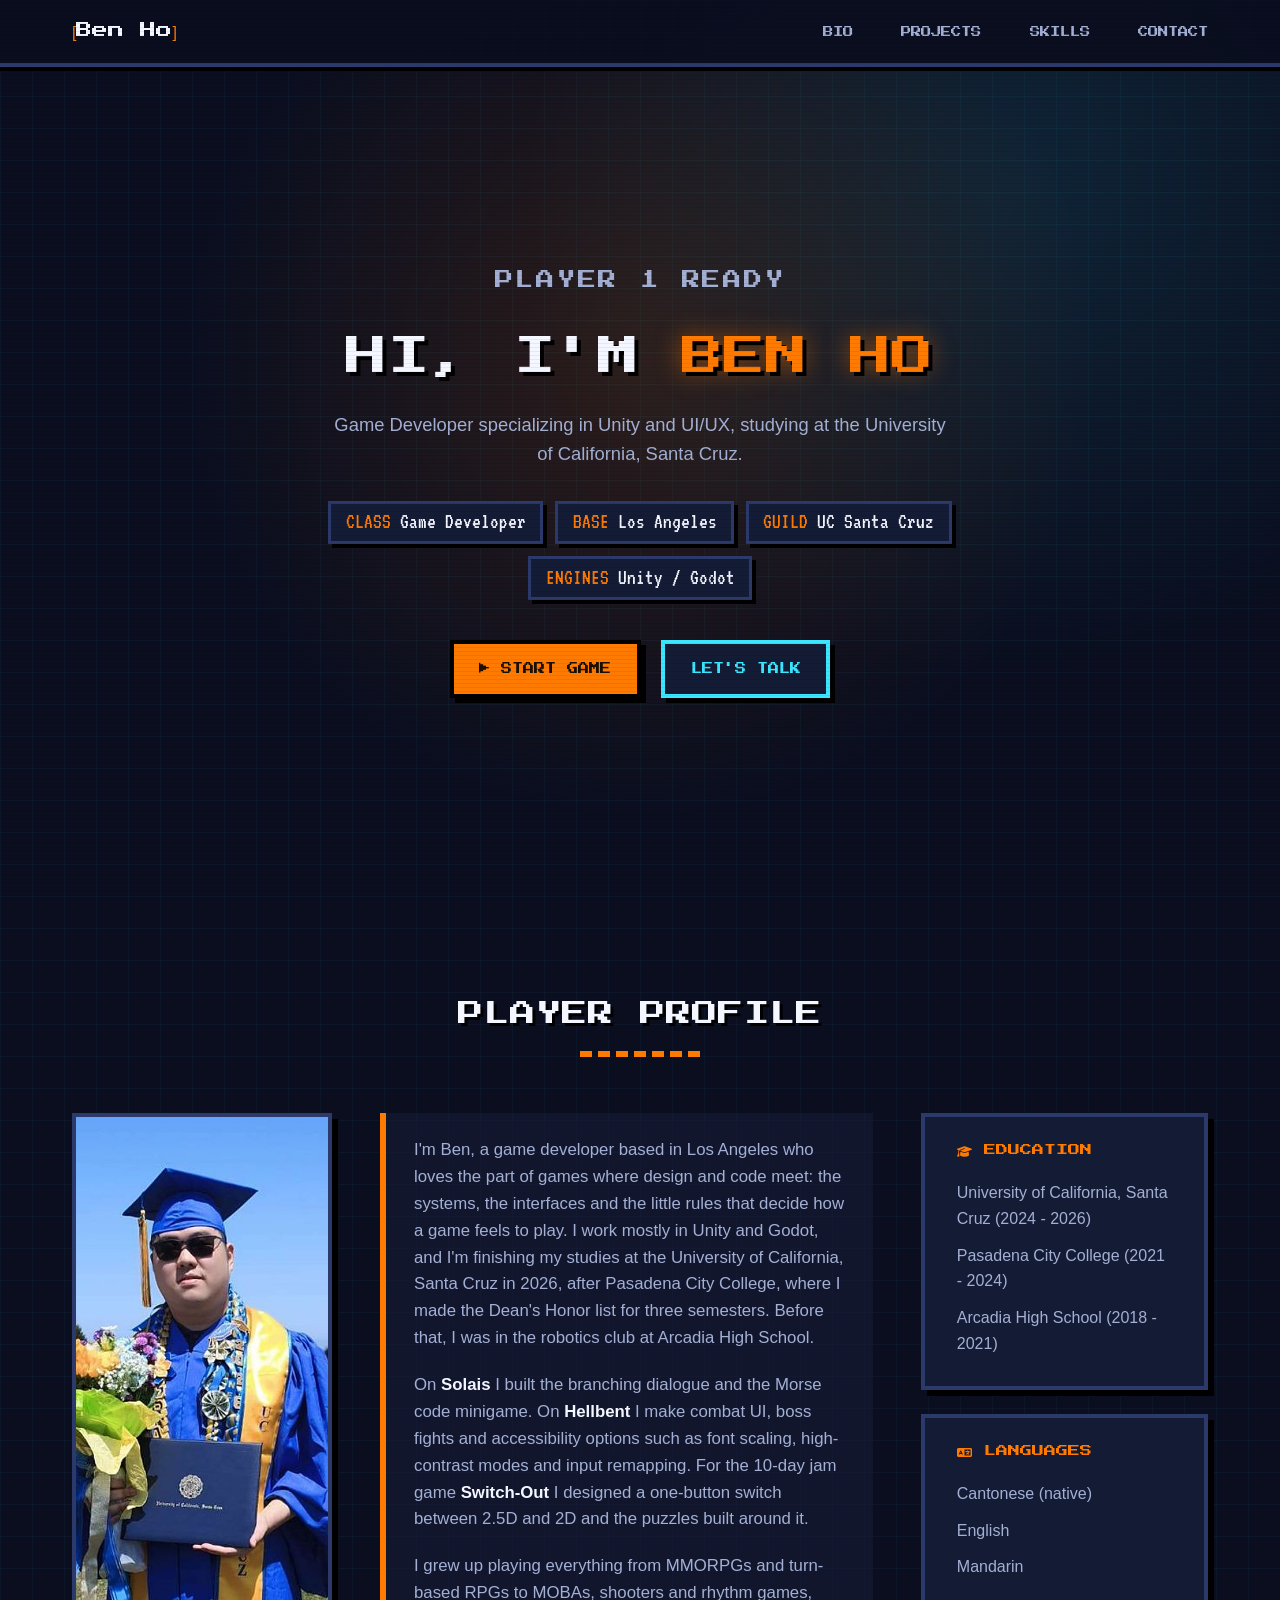
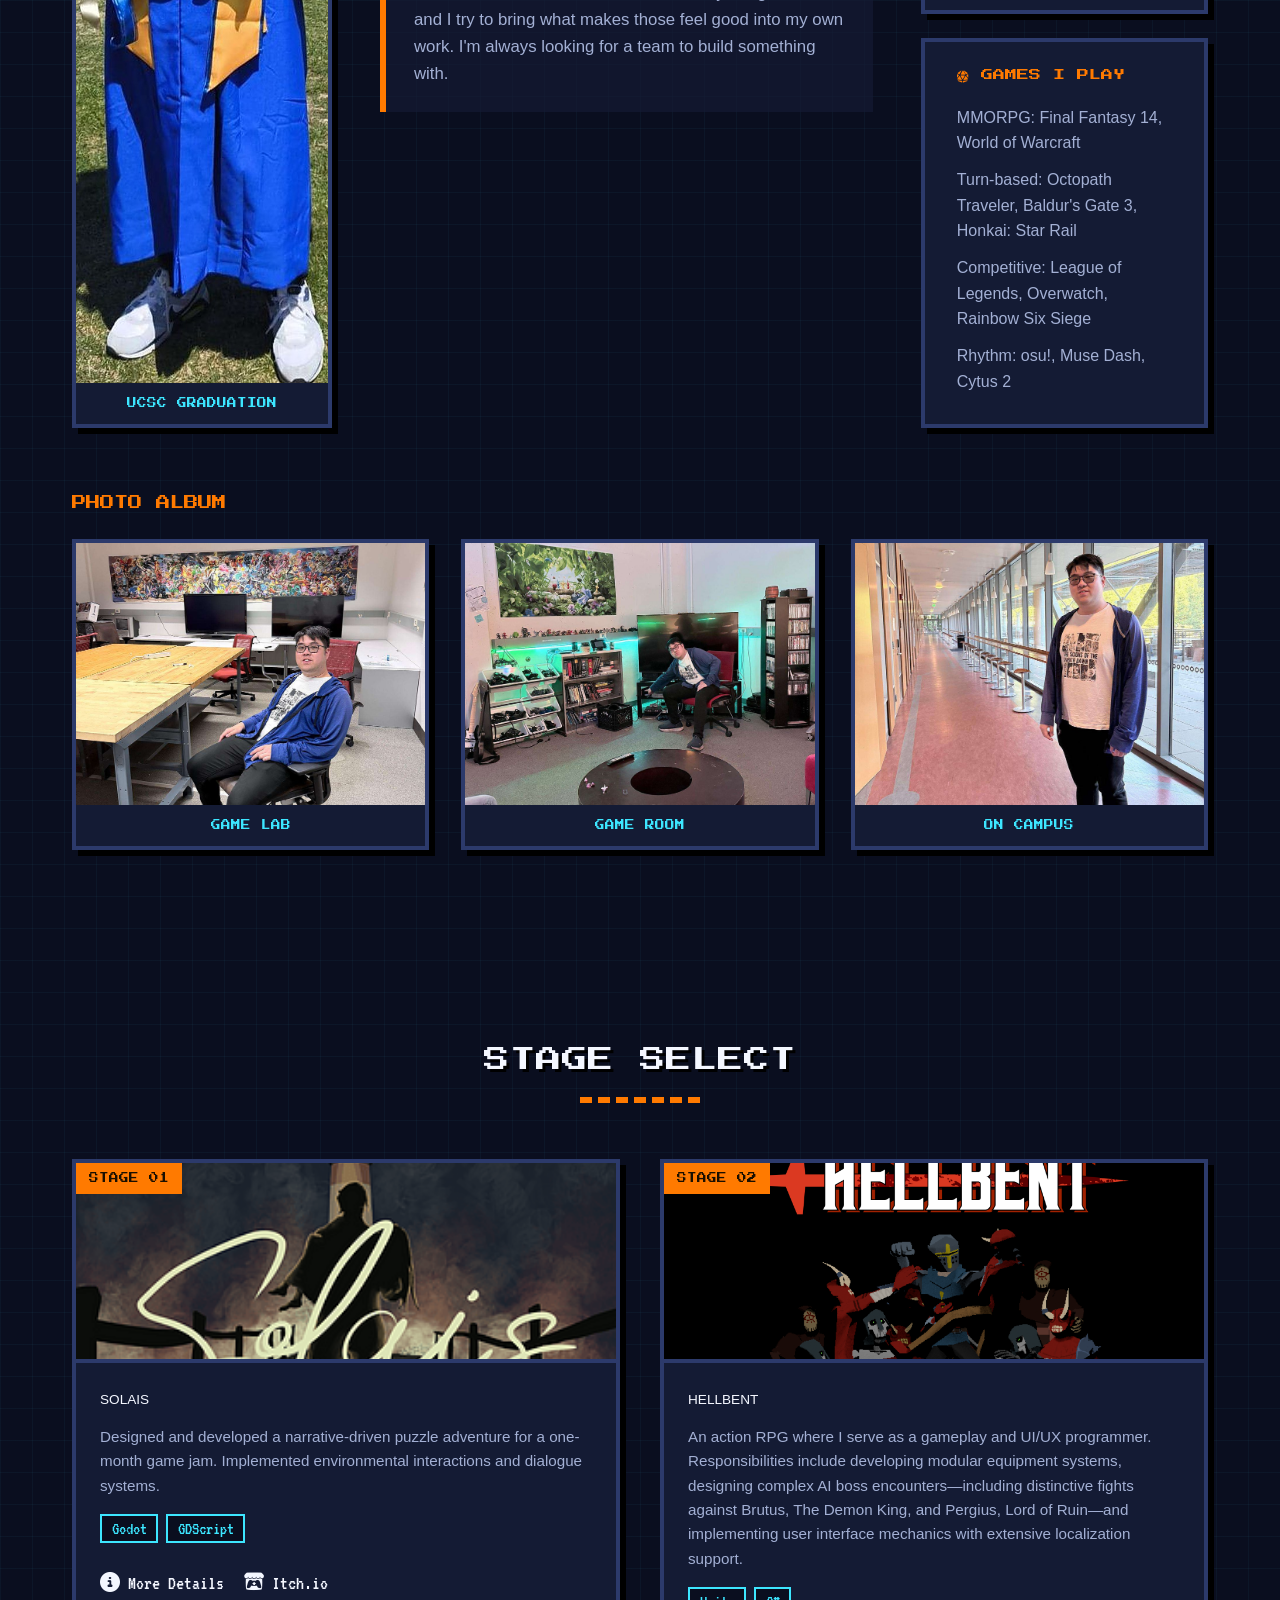
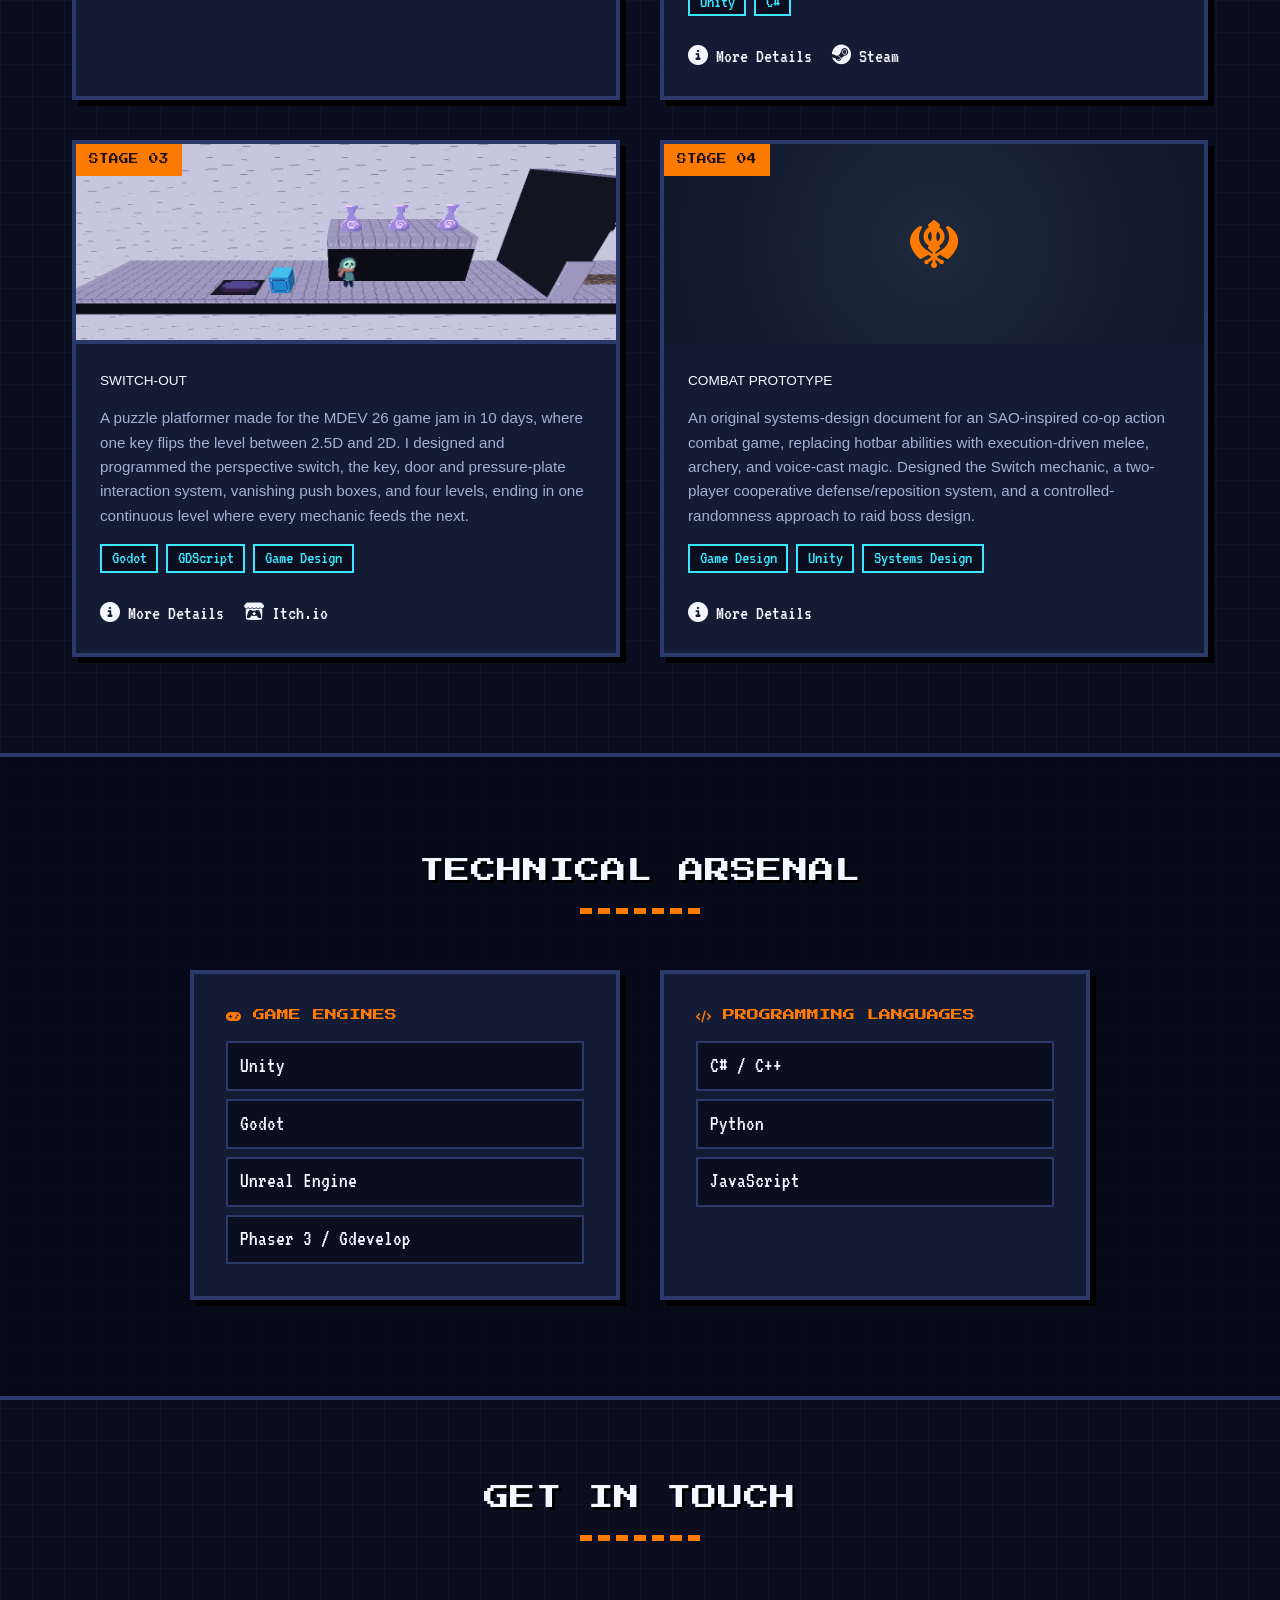
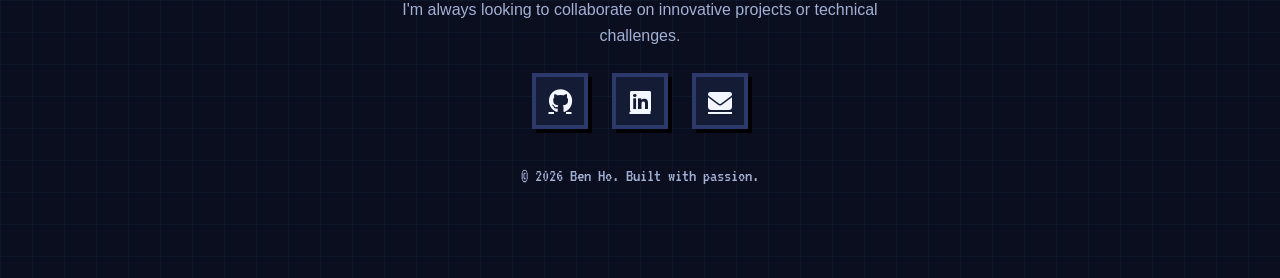
<file: index.html>
<!DOCTYPE html>
<html lang="en">
<head>
    <meta charset="UTF-8">
    <meta name="viewport" content="width=device-width, initial-scale=1.0">
    <title>Ben Ho | Game Developer</title>
    <link rel="stylesheet" href="style.css">
    <link rel="stylesheet" href="https://cdnjs.cloudflare.com/ajax/libs/font-awesome/6.4.0/css/all.min.css">
</head>
<body>

    <header>
        <nav class="navbar">
            <a href="#" class="logo"><span>[</span>Ben Ho<span>]</span></a>
            <ul class="nav-links">
                <li><a href="#bio">Bio</a></li>
                <li><a href="#projects">Projects</a></li>
                <li><a href="#skills">Skills</a></li>
                <li><a href="#contact">Contact</a></li>
            </ul>
            <div class="burger">
                <i class="fa-solid fa-bars"></i>
            </div>
        </nav>
    </header>

    <section id="hero" class="hero-section">
        <div class="hero-content">
            <p class="hero-kicker">PLAYER 1 READY</p>
            <h1>Hi, I'm <span class="highlight">Ben Ho</span></h1>
            <p>Game Developer specializing in Unity and UI/UX, studying at the University of California, Santa Cruz.</p>
            <div class="hero-stats">
                <span><b>CLASS</b> Game Developer</span>
                <span><b>BASE</b> Los Angeles</span>
                <span><b>GUILD</b> UC Santa Cruz</span>
                <span><b>ENGINES</b> Unity / Godot</span>
            </div>
            <div class="hero-buttons">
                <a href="#projects" class="btn primary-btn">&#9654; Start Game</a>
                <a href="#contact" class="btn secondary-btn">Let's Talk</a>
            </div>
        </div>
    </section>

    <section id="bio" class="bio-section">
        <h2>Player Profile</h2>
        <div class="bio-content">
            <figure class="bio-portrait">
                <img src="ben-graduation.jpg" alt="Ben Ho in a UC Santa Cruz graduation gown holding a diploma and flowers">
                <figcaption>UCSC graduation</figcaption>
            </figure>
            <div class="bio-text">
                <p>I'm Ben, a game developer based in Los Angeles who loves the part of games where design and code meet: the systems, the interfaces and the little rules that decide how a game feels to play. I work mostly in Unity and Godot, and I'm finishing my studies at the University of California, Santa Cruz in 2026, after Pasadena City College, where I made the Dean's Honor list for three semesters. Before that, I was in the robotics club at Arcadia High School.</p>
                <p>On <strong>Solais</strong> I built the branching dialogue and the Morse code minigame. On <strong>Hellbent</strong> I make combat UI, boss fights and accessibility options such as font scaling, high-contrast modes and input remapping. For the 10-day jam game <strong>Switch-Out</strong> I designed a one-button switch between 2.5D and 2D and the puzzles built around it.</p>
                <p>I grew up playing everything from MMORPGs and turn-based RPGs to MOBAs, shooters and rhythm games, and I try to bring what makes those feel good into my own work. I'm always looking for a team to build something with.</p>
            </div>
            <div class="bio-facts">
                <div class="bio-fact">
                    <h3><i class="fa-solid fa-graduation-cap"></i> Education</h3>
                    <ul>
                        <li>University of California, Santa Cruz (2024 - 2026)</li>
                        <li>Pasadena City College (2021 - 2024)</li>
                        <li>Arcadia High School (2018 - 2021)</li>
                    </ul>
                </div>
                <div class="bio-fact">
                    <h3><i class="fa-solid fa-language"></i> Languages</h3>
                    <ul>
                        <li>Cantonese (native)</li>
                        <li>English</li>
                        <li>Mandarin</li>
                    </ul>
                </div>
                <div class="bio-fact">
                    <h3><i class="fa-solid fa-dice-d20"></i> Games I Play</h3>
                    <ul>
                        <li>MMORPG: Final Fantasy 14, World of Warcraft</li>
                        <li>Turn-based: Octopath Traveler, Baldur's Gate 3, Honkai: Star Rail</li>
                        <li>Competitive: League of Legends, Overwatch, Rainbow Six Siege</li>
                        <li>Rhythm: osu!, Muse Dash, Cytus 2</li>
                    </ul>
                </div>
            </div>
        </div>
        <h3 class="photo-title">Photo Album</h3>
        <div class="photo-strip">
            <figure>
                <img src="ben-game-lab.jpg" alt="Ben Ho sitting in a game lab below a huge Smash Bros. poster" loading="lazy">
                <figcaption>Game lab</figcaption>
            </figure>
            <figure>
                <img src="ben-game-room.jpg" alt="Ben Ho in a game room full of consoles, controllers and game boxes" loading="lazy">
                <figcaption>Game room</figcaption>
            </figure>
            <figure>
                <img src="ben-hallway.jpg" alt="Ben Ho in a UC Santa Cruz hallway wearing a Final Fantasy XIV shirt" loading="lazy">
                <figcaption>On campus</figcaption>
            </figure>
        </div>
    </section>

    <section id="projects" class="projects-section">
        <h2>Stage Select</h2>
        <div class="projects-grid">
            <div class="project-card">
                <a href="solais.html" style="text-decoration: none; color: inherit;">
                    <div class="project-image" style="height: 200px;">
                        <img src="Solais.png" alt="Solais Puzzle Adventure" style="width: 100%; height: 100%; object-fit: cover;">
                    </div>
                </a>
                <div class="project-info">
                    <h3><a href="solais.html" style="text-decoration: none; color: inherit;">Solais</a></h3>
                    <p>Designed and developed a narrative-driven puzzle adventure for a one-month game jam. Implemented environmental interactions and dialogue systems.</p>
                    <div class="tags">
                        <span>Godot</span>
                        <span>GDScript</span>
                    </div>
                    <div class="project-links">
                        <a href="solais.html"><i class="fa-solid fa-circle-info"></i> More Details</a>
                        <a href="https://cybersugarstudios.itch.io/solais" target="_blank"><i class="fa-brands fa-itch-io"></i> Itch.io</a>
                    </div>
                </div>
            </div>

            <div class="project-card">
                <a href="hellbent.html" style="text-decoration: none; color: inherit;">
                    <div class="project-image" style="height: 200px;">
                        <img src="Header.png" alt="Hellbent Action RPG" style="width: 100%; height: 100%; object-fit: cover;">
                    </div>
                </a>
                <div class="project-info">
                    <h3><a href="hellbent.html" style="text-decoration: none; color: inherit;">Hellbent</a></h3>
                    <p>An action RPG where I serve as a gameplay and UI/UX programmer. Responsibilities include developing modular equipment systems, designing complex AI boss encounters—including distinctive fights against Brutus, The Demon King, and Pergius, Lord of Ruin—and implementing user interface mechanics with extensive localization support.</p>
                    <div class="tags">
                        <span>Unity</span>
                        <span>C#</span>
                    </div>
                    <div class="project-links">
                        <a href="hellbent.html"><i class="fa-solid fa-circle-info"></i> More Details</a>
                        <a href="https://store.steampowered.com/app/4694770/HELLBENT/" target="_blank"><i class="fa-brands fa-steam"></i> Steam</a>
                    </div>
                </div>
            </div>

            <div class="project-card">
                <a href="mdev26.html" style="text-decoration: none; color: inherit;">
                    <div class="project-image" style="height: 200px;">
                        <img src="mdev26-ledge-25d.png" alt="Switch-Out puzzle platformer" style="width: 100%; height: 100%; object-fit: cover;">
                    </div>
                </a>
                <div class="project-info">
                    <h3><a href="mdev26.html" style="text-decoration: none; color: inherit;">Switch-Out</a></h3>
                    <p>A puzzle platformer made for the MDEV 26 game jam in 10 days, where one key flips the level between 2.5D and 2D. I designed and programmed the perspective switch, the key, door and pressure-plate interaction system, vanishing push boxes, and four levels, ending in one continuous level where every mechanic feeds the next.</p>
                    <div class="tags">
                        <span>Godot</span>
                        <span>GDScript</span>
                        <span>Game Design</span>
                    </div>
                    <div class="project-links">
                        <a href="mdev26.html"><i class="fa-solid fa-circle-info"></i> More Details</a>
                        <a href="https://richy2308.itch.io/switch-out" target="_blank"><i class="fa-brands fa-itch-io"></i> Itch.io</a>
                    </div>
                </div>
            </div>

            <div class="project-card">
                <a href="combat-prototype.html" style="text-decoration: none; color: inherit;">
                    <div class="project-image" style="height: 200px; background: radial-gradient(circle at center, #1e293b 0%, #0f172a 100%); display: flex; align-items: center; justify-content: center; color: var(--accent-color);">
                        <i class="fa-solid fa-khanda fa-3x"></i>
                    </div>
                </a>
                <div class="project-info">
                    <h3><a href="combat-prototype.html" style="text-decoration: none; color: inherit;">Combat Prototype</a></h3>
                    <p>An original systems-design document for an SAO-inspired co-op action combat game, replacing hotbar abilities with execution-driven melee, archery, and voice-cast magic. Designed the Switch mechanic, a two-player cooperative defense/reposition system, and a controlled-randomness approach to raid boss design.</p>
                    <div class="tags">
                        <span>Game Design</span>
                        <span>Unity</span>
                        <span>Systems Design</span>
                    </div>
                    <div class="project-links">
                        <a href="combat-prototype.html"><i class="fa-solid fa-circle-info"></i> More Details</a>
                    </div>
                </div>
            </div>

        </div>
    </section>

    <section id="skills" class="skills-section">
        <h2>Technical Arsenal</h2>
        <div class="skills-container">
            <div class="skill-category">
                <h3><i class="fa-solid fa-gamepad"></i> Game Engines</h3>
                <ul>
                    <li>Unity</li>
                    <li>Godot</li>
                    <li>Unreal Engine</li>
                    <li>Phaser 3 / Gdevelop</li>
                </ul>
            </div>
            <div class="skill-category">
                <h3><i class="fa-solid fa-code"></i> Programming Languages</h3>
                <ul>
                    <li>C# / C++</li>
                    <li>Python</li>
                    <li>JavaScript</li>
                </ul>
            </div>
        </div>
    </section>

    <footer id="contact">
        <h2>Get In Touch</h2>
        <p>I'm always looking to collaborate on innovative projects or technical challenges.</p>
        <div class="social-links">
            <a href="https://github.com/benho612" target="_blank"><i class="fa-brands fa-github"></i></a>
            <a href="https://www.linkedin.com/in/ben-ho-4857002bb/" target="_blank"><i class="fa-brands fa-linkedin"></i></a>
            <a href="mailto:hobenson57@gmail.com"><i class="fa-solid fa-envelope"></i></a>
        </div>
        <p class="copyright">&copy; 2026 Ben Ho. Built with passion.</p>
    </footer>

    <script src="script.js"></script>
</body>
</html>
</file>
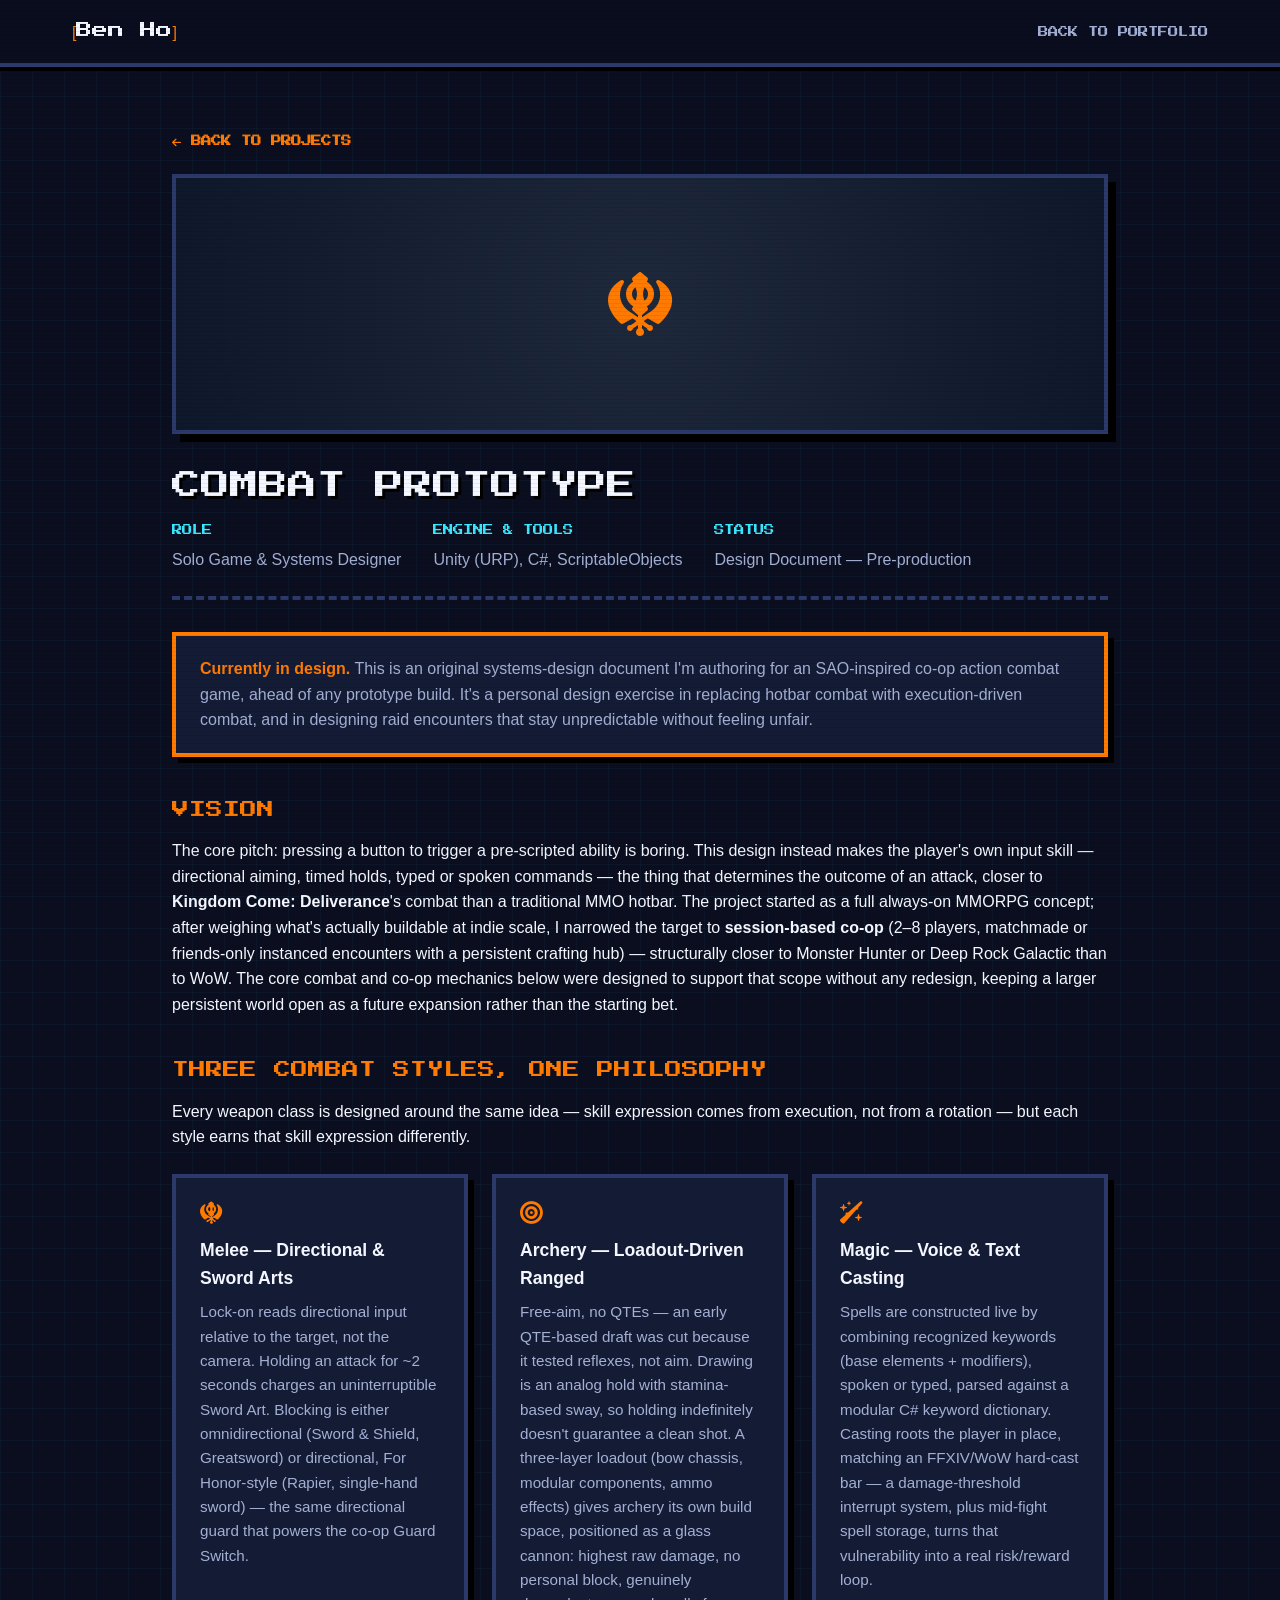
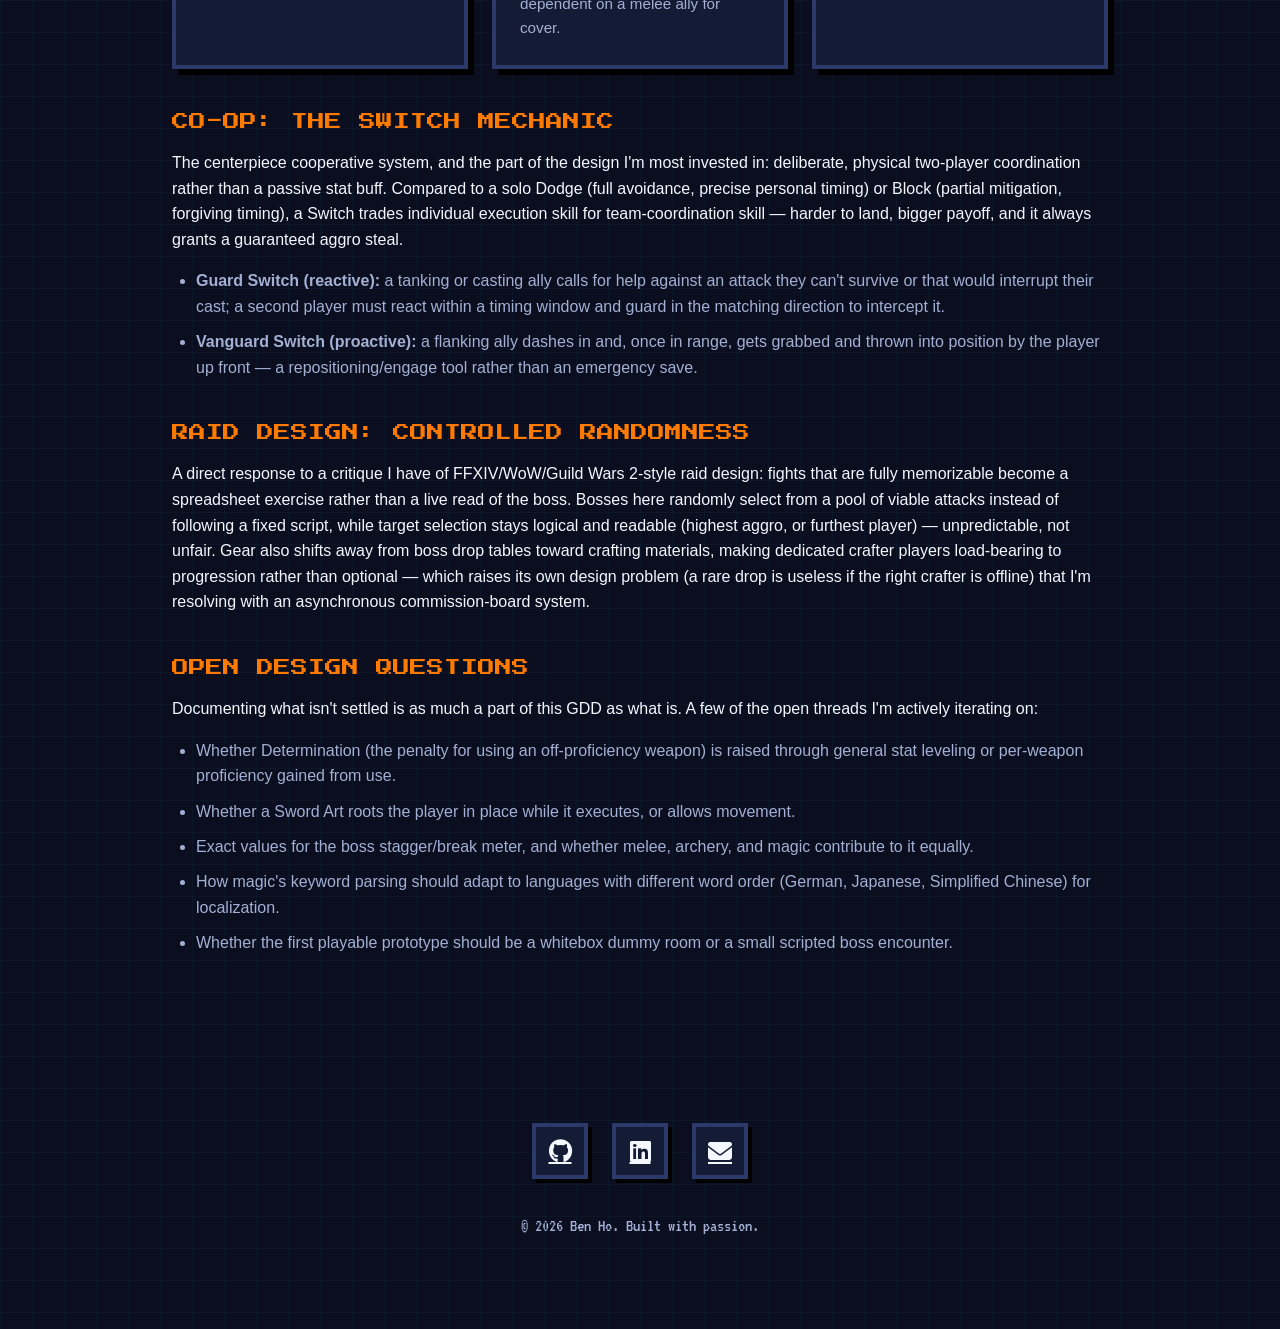
<file: combat-prototype.html>
<!DOCTYPE html>
<html lang="en">
<head>
    <meta charset="UTF-8">
    <meta name="viewport" content="width=device-width, initial-scale=1.0">
    <title>Combat Prototype | Ben Ho</title>
    <link rel="stylesheet" href="style.css">
    <link rel="stylesheet" href="https://cdnjs.cloudflare.com/ajax/libs/font-awesome/6.4.0/css/all.min.css">
    <style>
        .project-detail-section { padding: 8rem 2rem 4rem; max-width: 1000px; margin: 0 auto; }
        .project-header-img { width: 100%; height: 260px; border-radius: 8px; border: 1px solid #334155; margin-bottom: 2rem; box-shadow: 0 10px 30px rgba(0,0,0,0.5); background: radial-gradient(circle at center, #1e293b 0%, #0f172a 100%); display: flex; align-items: center; justify-content: center; color: var(--accent-color); }
        .project-meta { display: flex; gap: 2rem; margin-bottom: 2rem; color: var(--text-muted); border-bottom: 1px solid #334155; padding-bottom: 1.5rem; flex-wrap: wrap; }
        .meta-item strong { color: var(--text-main); display: block; margin-bottom: 0.25rem; }
        .project-body h3 { color: var(--accent-color); margin: 2.5rem 0 1rem; font-size: 1.5rem; }
        .project-body h4 { color: var(--text-main); margin: 1.5rem 0 0.5rem; font-size: 1.1rem; }
        .project-body p { margin-bottom: 1rem; }
        .project-body ul { margin-left: 1.5rem; color: var(--text-muted); margin-bottom: 1.5rem; }
        .project-body li { margin-bottom: 0.6rem; }
        .back-link { display: inline-block; margin-bottom: 1.5rem; color: var(--accent-color); text-decoration: none; font-weight: 600; }
        .back-link:hover { color: var(--accent-hover); }

        .pillar-grid { display: grid; grid-template-columns: repeat(auto-fit, minmax(260px, 1fr)); gap: 1.5rem; margin: 1.5rem 0 2rem; }
        .pillar-card { background-color: var(--card-bg); padding: 1.5rem; border-radius: 8px; border: 1px solid #334155; }
        .pillar-card i { color: var(--accent-color); font-size: 1.4rem; margin-bottom: 0.75rem; display: block; }
        .pillar-card h4 { margin: 0 0 0.5rem; color: var(--text-main); }
        .pillar-card p { color: var(--text-muted); font-size: 0.95rem; margin-bottom: 0; }

        .status-banner { background-color: var(--card-bg); border: 1px solid var(--accent-color); border-radius: 8px; padding: 1.25rem 1.5rem; margin-bottom: 2rem; color: var(--text-muted); }
        .status-banner strong { color: var(--accent-color); }
    </style>
</head>
<body>

    <header>
        <nav class="navbar">
            <a href="index.html" class="logo"><span>[</span>Ben Ho<span>]</span></a>
            <ul class="nav-links">
                <li><a href="index.html#projects">Back to Portfolio</a></li>
            </ul>
        </nav>
    </header>

    <section class="project-detail-section">
        <a href="index.html#projects" class="back-link"><i class="fa-solid fa-arrow-left"></i> Back to Projects</a>

        <div class="project-header-img"><i class="fa-solid fa-khanda fa-4x"></i></div>

        <h1 style="font-size: 3rem; margin-bottom: 1rem;">Combat Prototype</h1>

        <div class="project-meta">
            <div class="meta-item">
                <strong>Role</strong>
                Solo Game &amp; Systems Designer
            </div>
            <div class="meta-item">
                <strong>Engine &amp; Tools</strong>
                Unity (URP), C#, ScriptableObjects
            </div>
            <div class="meta-item">
                <strong>Status</strong>
                Design Document — Pre-production
            </div>
        </div>

        <div class="status-banner">
            <strong>Currently in design.</strong> This is an original systems-design document I'm authoring for an SAO-inspired co-op action combat game, ahead of any prototype build. It's a personal design exercise in replacing hotbar combat with execution-driven combat, and in designing raid encounters that stay unpredictable without feeling unfair.
        </div>

        <div class="project-body">
            <h3>Vision</h3>
            <p>The core pitch: pressing a button to trigger a pre-scripted ability is boring. This design instead makes the player's own input skill — directional aiming, timed holds, typed or spoken commands — the thing that determines the outcome of an attack, closer to <strong>Kingdom Come: Deliverance</strong>'s combat than a traditional MMO hotbar. The project started as a full always-on MMORPG concept; after weighing what's actually buildable at indie scale, I narrowed the target to <strong>session-based co-op</strong> (2–8 players, matchmade or friends-only instanced encounters with a persistent crafting hub) — structurally closer to Monster Hunter or Deep Rock Galactic than to WoW. The core combat and co-op mechanics below were designed to support that scope without any redesign, keeping a larger persistent world open as a future expansion rather than the starting bet.</p>

            <h3>Three Combat Styles, One Philosophy</h3>
            <p>Every weapon class is designed around the same idea — skill expression comes from execution, not from a rotation — but each style earns that skill expression differently.</p>

            <div class="pillar-grid">
                <div class="pillar-card">
                    <i class="fa-solid fa-khanda"></i>
                    <h4>Melee — Directional &amp; Sword Arts</h4>
                    <p>Lock-on reads directional input relative to the target, not the camera. Holding an attack for ~2 seconds charges an uninterruptible Sword Art. Blocking is either omnidirectional (Sword &amp; Shield, Greatsword) or directional, For Honor-style (Rapier, single-hand sword) — the same directional guard that powers the co-op Guard Switch.</p>
                </div>
                <div class="pillar-card">
                    <i class="fa-solid fa-bullseye"></i>
                    <h4>Archery — Loadout-Driven Ranged</h4>
                    <p>Free-aim, no QTEs — an early QTE-based draft was cut because it tested reflexes, not aim. Drawing is an analog hold with stamina-based sway, so holding indefinitely doesn't guarantee a clean shot. A three-layer loadout (bow chassis, modular components, ammo effects) gives archery its own build space, positioned as a glass cannon: highest raw damage, no personal block, genuinely dependent on a melee ally for cover.</p>
                </div>
                <div class="pillar-card">
                    <i class="fa-solid fa-wand-sparkles"></i>
                    <h4>Magic — Voice &amp; Text Casting</h4>
                    <p>Spells are constructed live by combining recognized keywords (base elements + modifiers), spoken or typed, parsed against a modular C# keyword dictionary. Casting roots the player in place, matching an FFXIV/WoW hard-cast bar — a damage-threshold interrupt system, plus mid-fight spell storage, turns that vulnerability into a real risk/reward loop.</p>
                </div>
            </div>

            <h3>Co-op: The Switch Mechanic</h3>
            <p>The centerpiece cooperative system, and the part of the design I'm most invested in: deliberate, physical two-player coordination rather than a passive stat buff. Compared to a solo Dodge (full avoidance, precise personal timing) or Block (partial mitigation, forgiving timing), a Switch trades individual execution skill for team-coordination skill — harder to land, bigger payoff, and it always grants a guaranteed aggro steal.</p>
            <ul>
                <li><strong>Guard Switch (reactive):</strong> a tanking or casting ally calls for help against an attack they can't survive or that would interrupt their cast; a second player must react within a timing window and guard in the matching direction to intercept it.</li>
                <li><strong>Vanguard Switch (proactive):</strong> a flanking ally dashes in and, once in range, gets grabbed and thrown into position by the player up front — a repositioning/engage tool rather than an emergency save.</li>
            </ul>

            <h3>Raid Design: Controlled Randomness</h3>
            <p>A direct response to a critique I have of FFXIV/WoW/Guild Wars 2-style raid design: fights that are fully memorizable become a spreadsheet exercise rather than a live read of the boss. Bosses here randomly select from a pool of viable attacks instead of following a fixed script, while target selection stays logical and readable (highest aggro, or furthest player) — unpredictable, not unfair. Gear also shifts away from boss drop tables toward crafting materials, making dedicated crafter players load-bearing to progression rather than optional — which raises its own design problem (a rare drop is useless if the right crafter is offline) that I'm resolving with an asynchronous commission-board system.</p>

            <h3>Open Design Questions</h3>
            <p>Documenting what isn't settled is as much a part of this GDD as what is. A few of the open threads I'm actively iterating on:</p>
            <ul>
                <li>Whether Determination (the penalty for using an off-proficiency weapon) is raised through general stat leveling or per-weapon proficiency gained from use.</li>
                <li>Whether a Sword Art roots the player in place while it executes, or allows movement.</li>
                <li>Exact values for the boss stagger/break meter, and whether melee, archery, and magic contribute to it equally.</li>
                <li>How magic's keyword parsing should adapt to languages with different word order (German, Japanese, Simplified Chinese) for localization.</li>
                <li>Whether the first playable prototype should be a whitebox dummy room or a small scripted boss encounter.</li>
            </ul>
        </div>
    </section>

    <footer id="contact">
        <div class="social-links">
            <a href="https://github.com/benho612" target="_blank"><i class="fa-brands fa-github"></i></a>
            <a href="https://www.linkedin.com/in/ben-ho-4857002bb/" target="_blank"><i class="fa-brands fa-linkedin"></i></a>
            <a href="mailto:hobenson57@gmail.com"><i class="fa-solid fa-envelope"></i></a>
        </div>
        <p class="copyright">&copy; 2026 Ben Ho. Built with passion.</p>
    </footer>

</body>
</html>
</file>
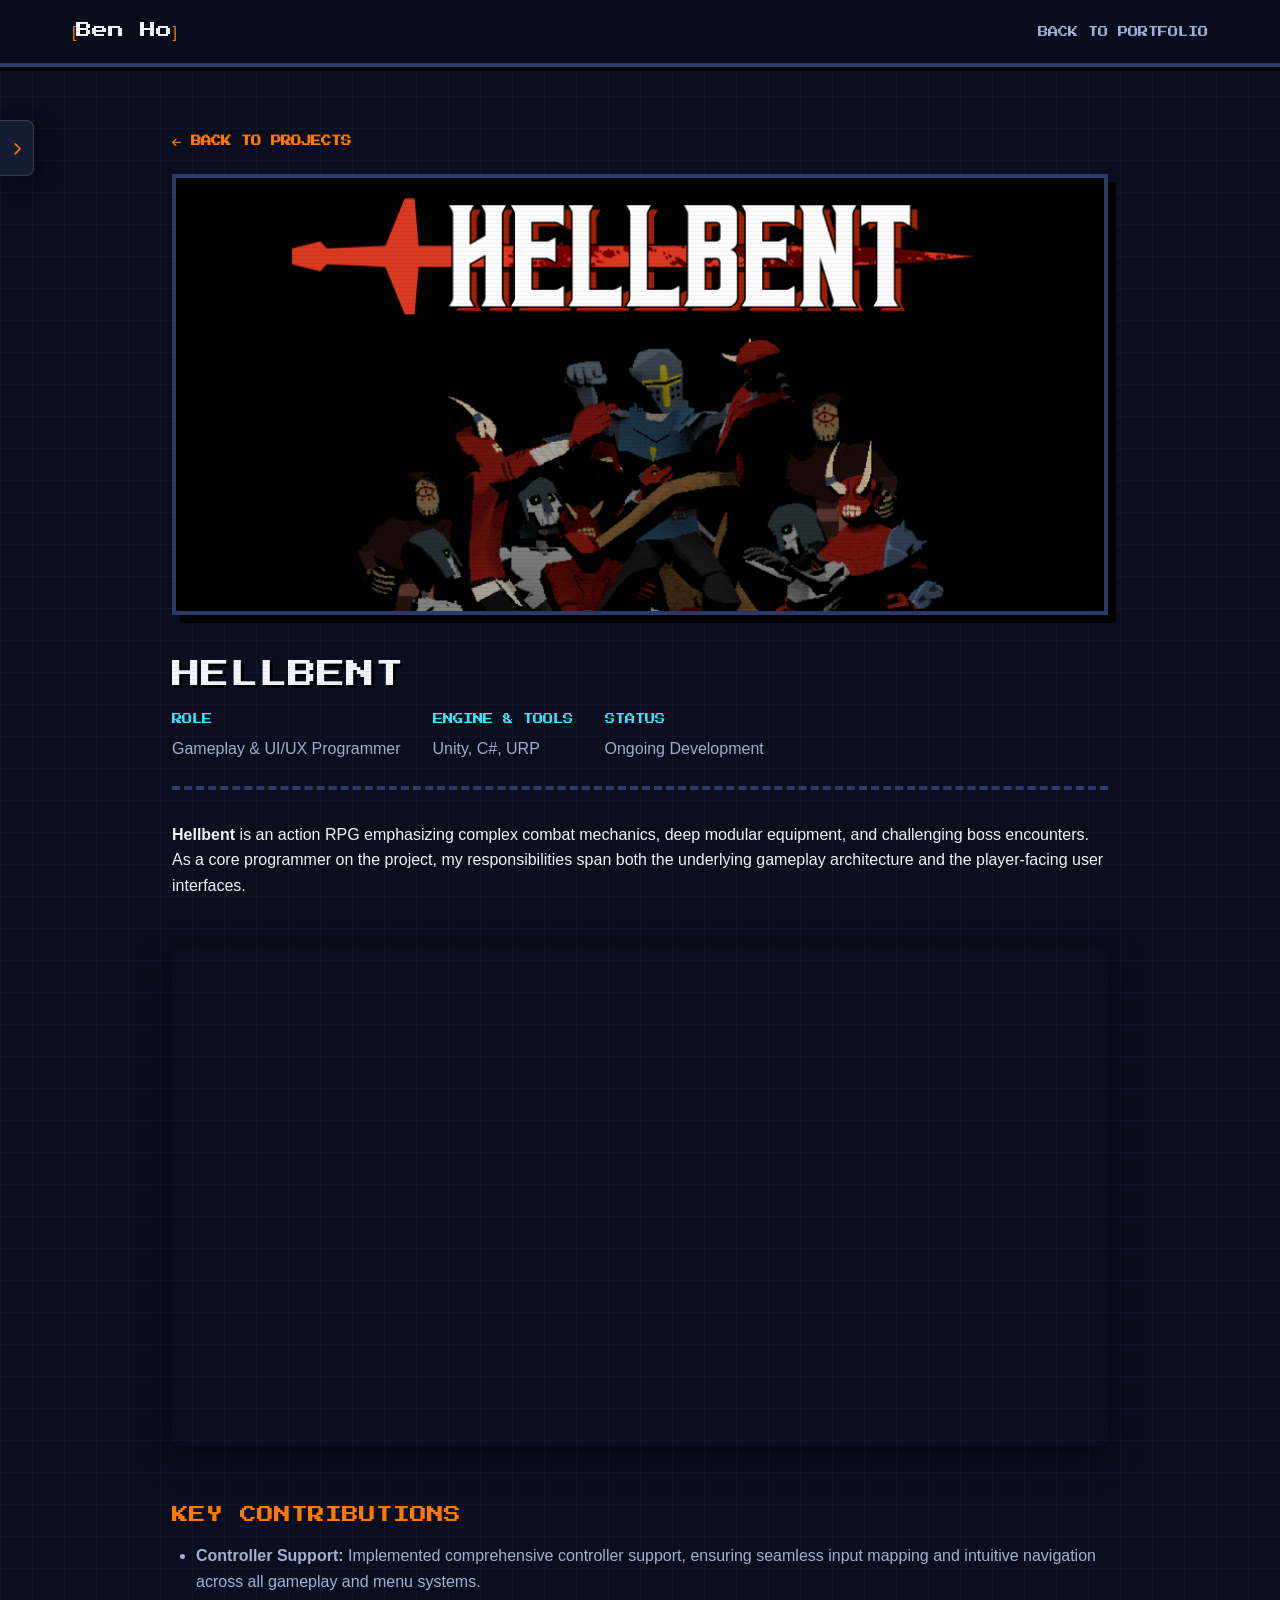
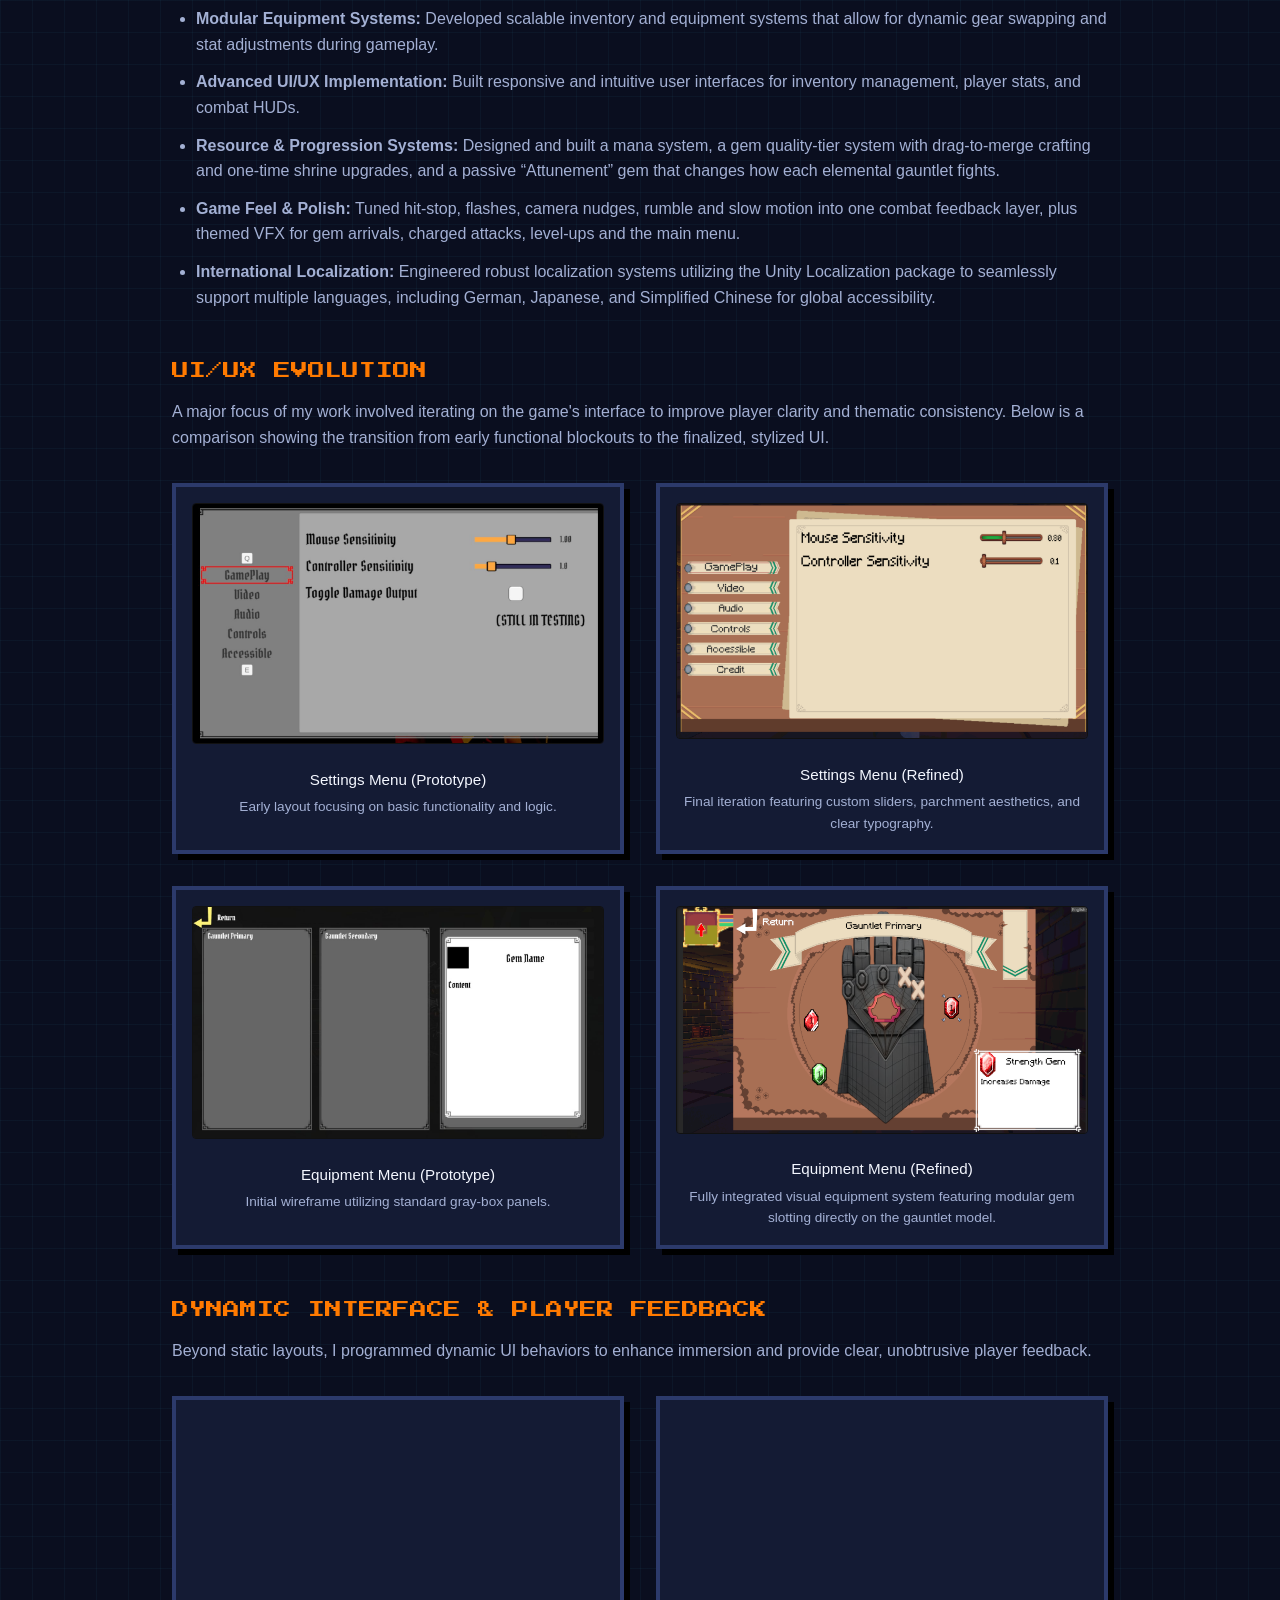
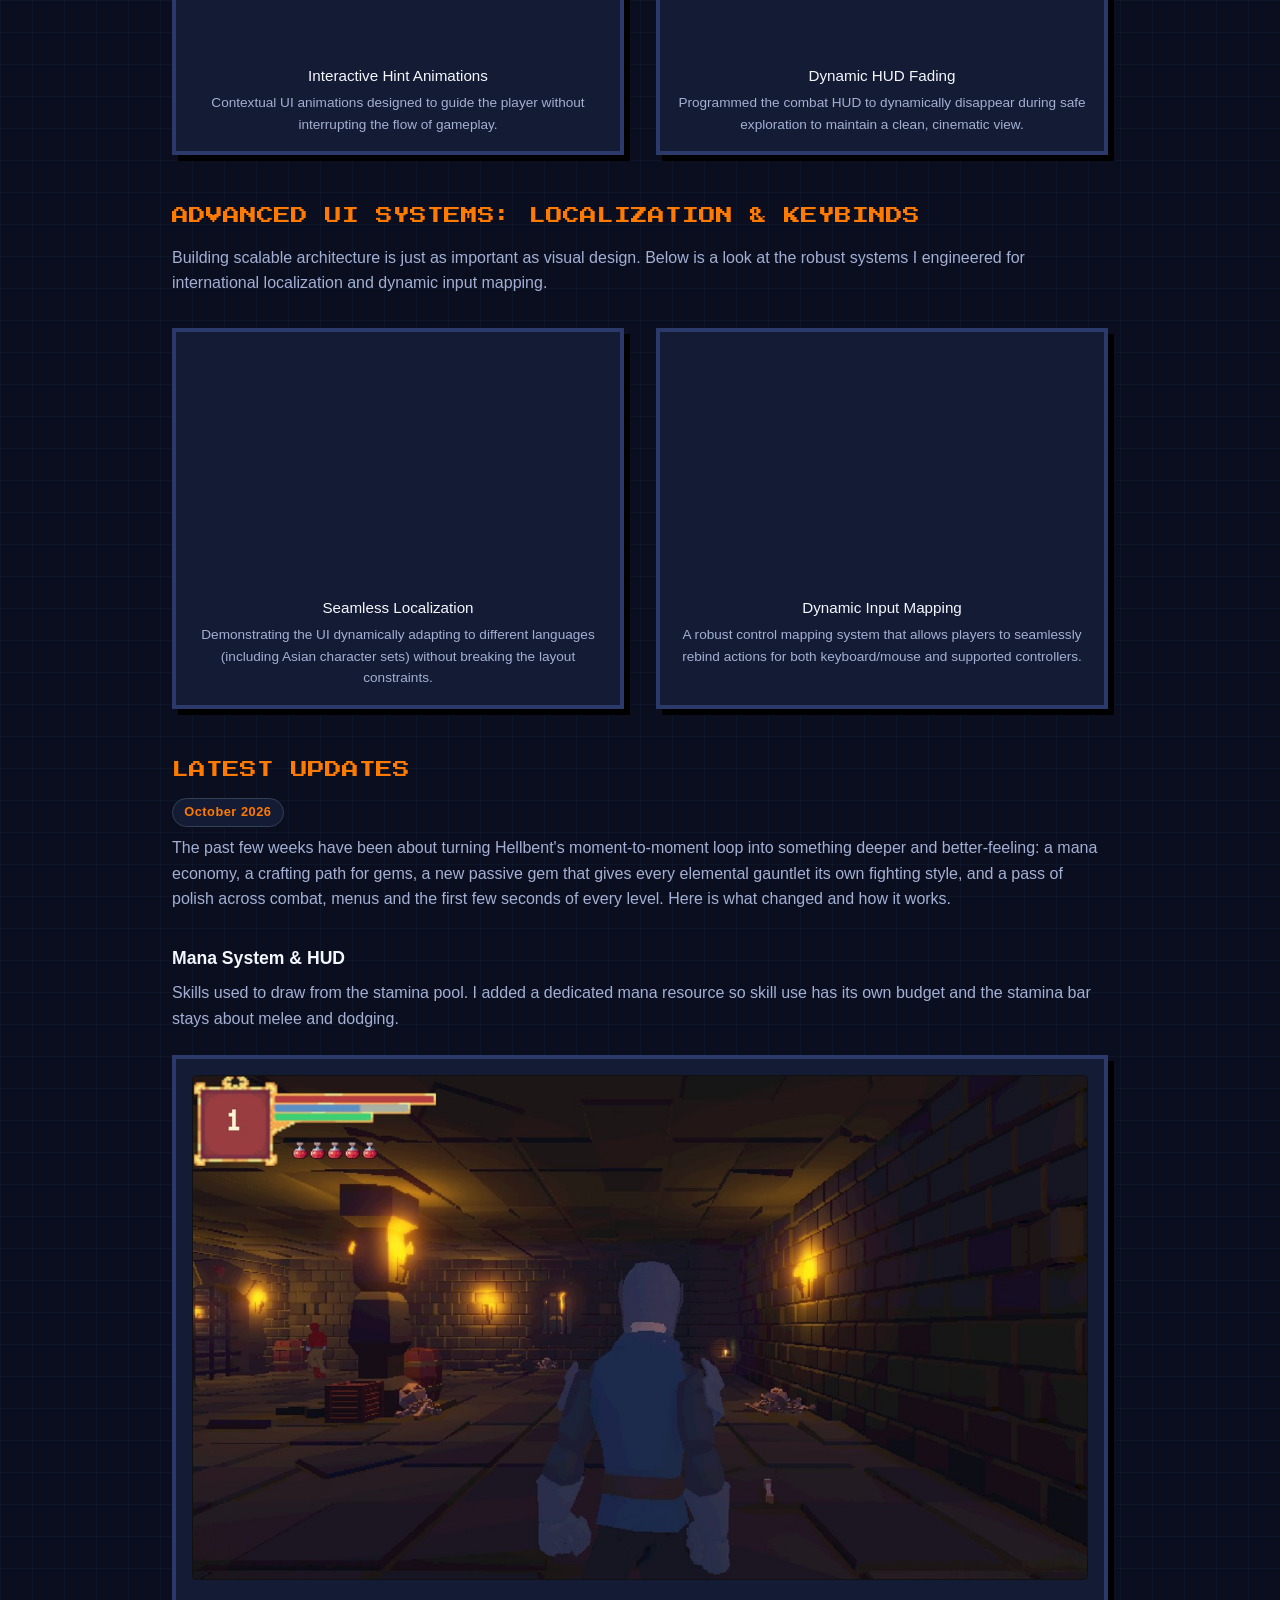
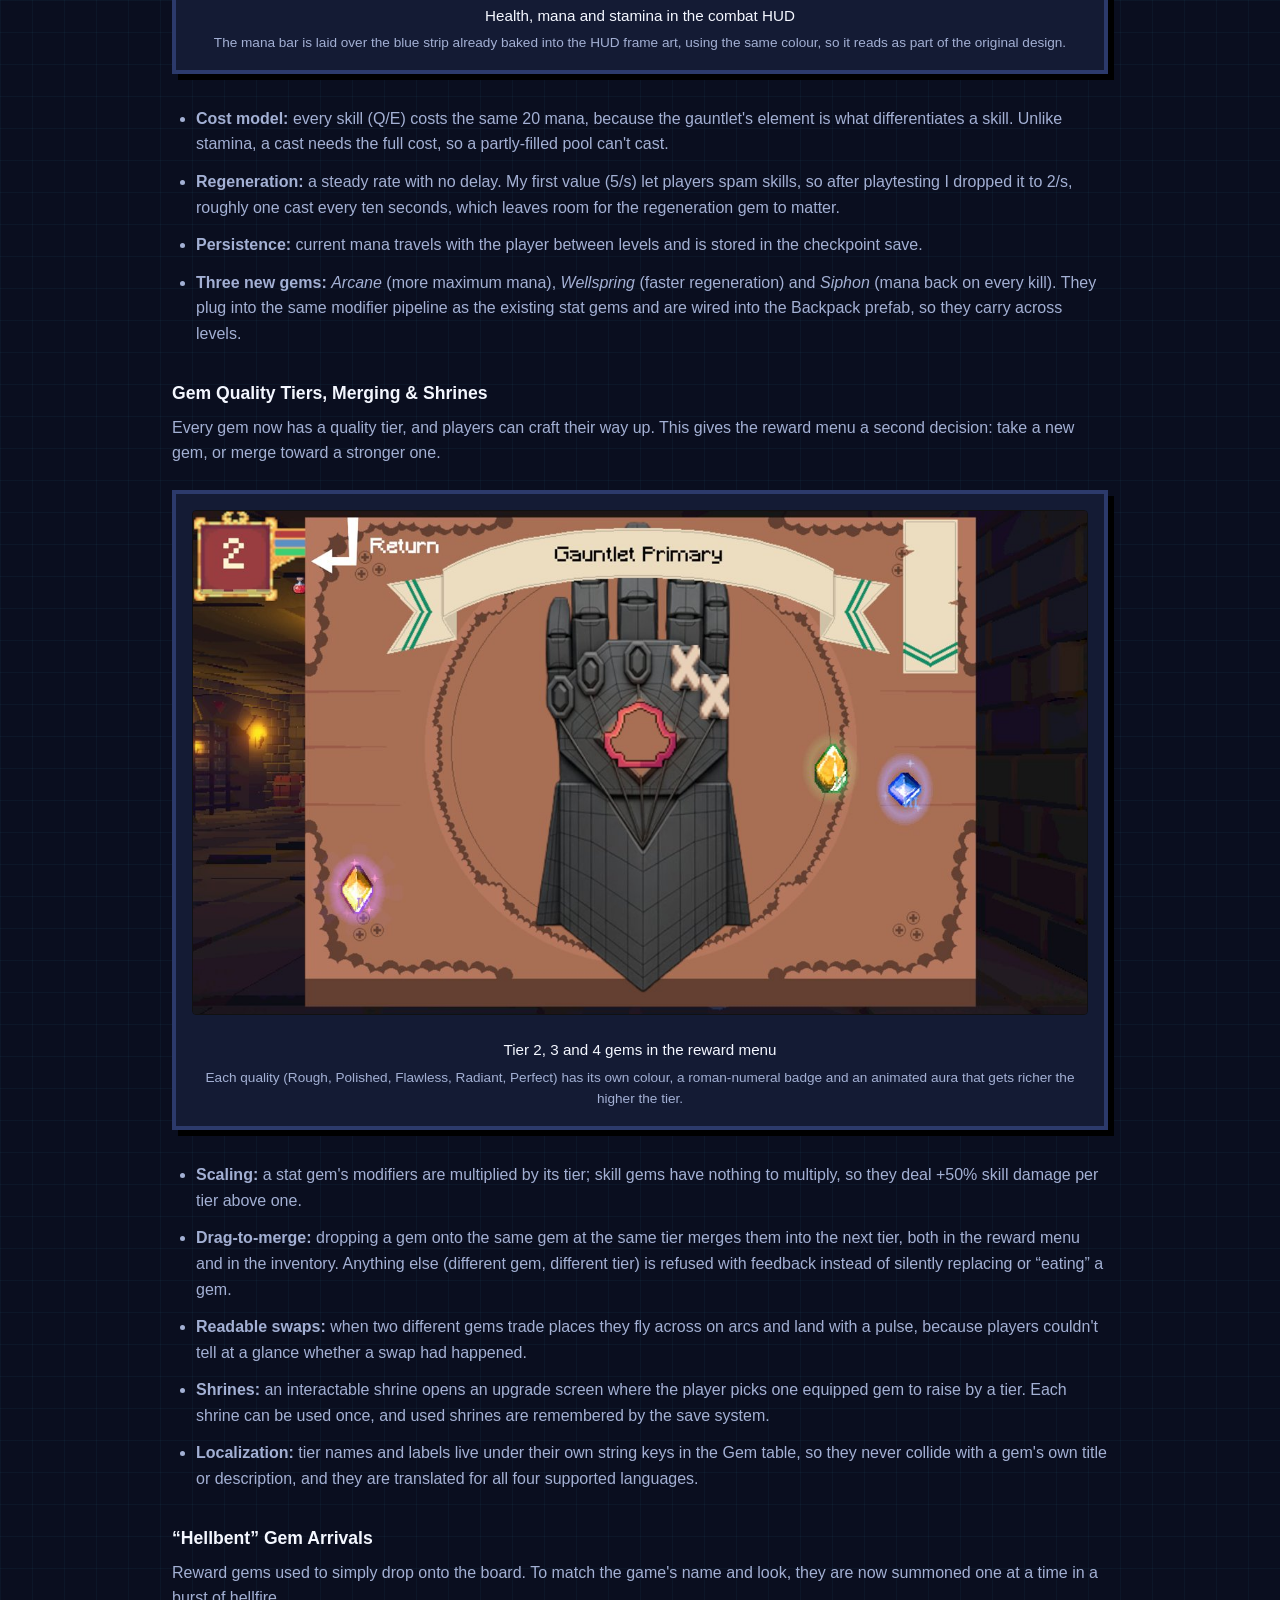
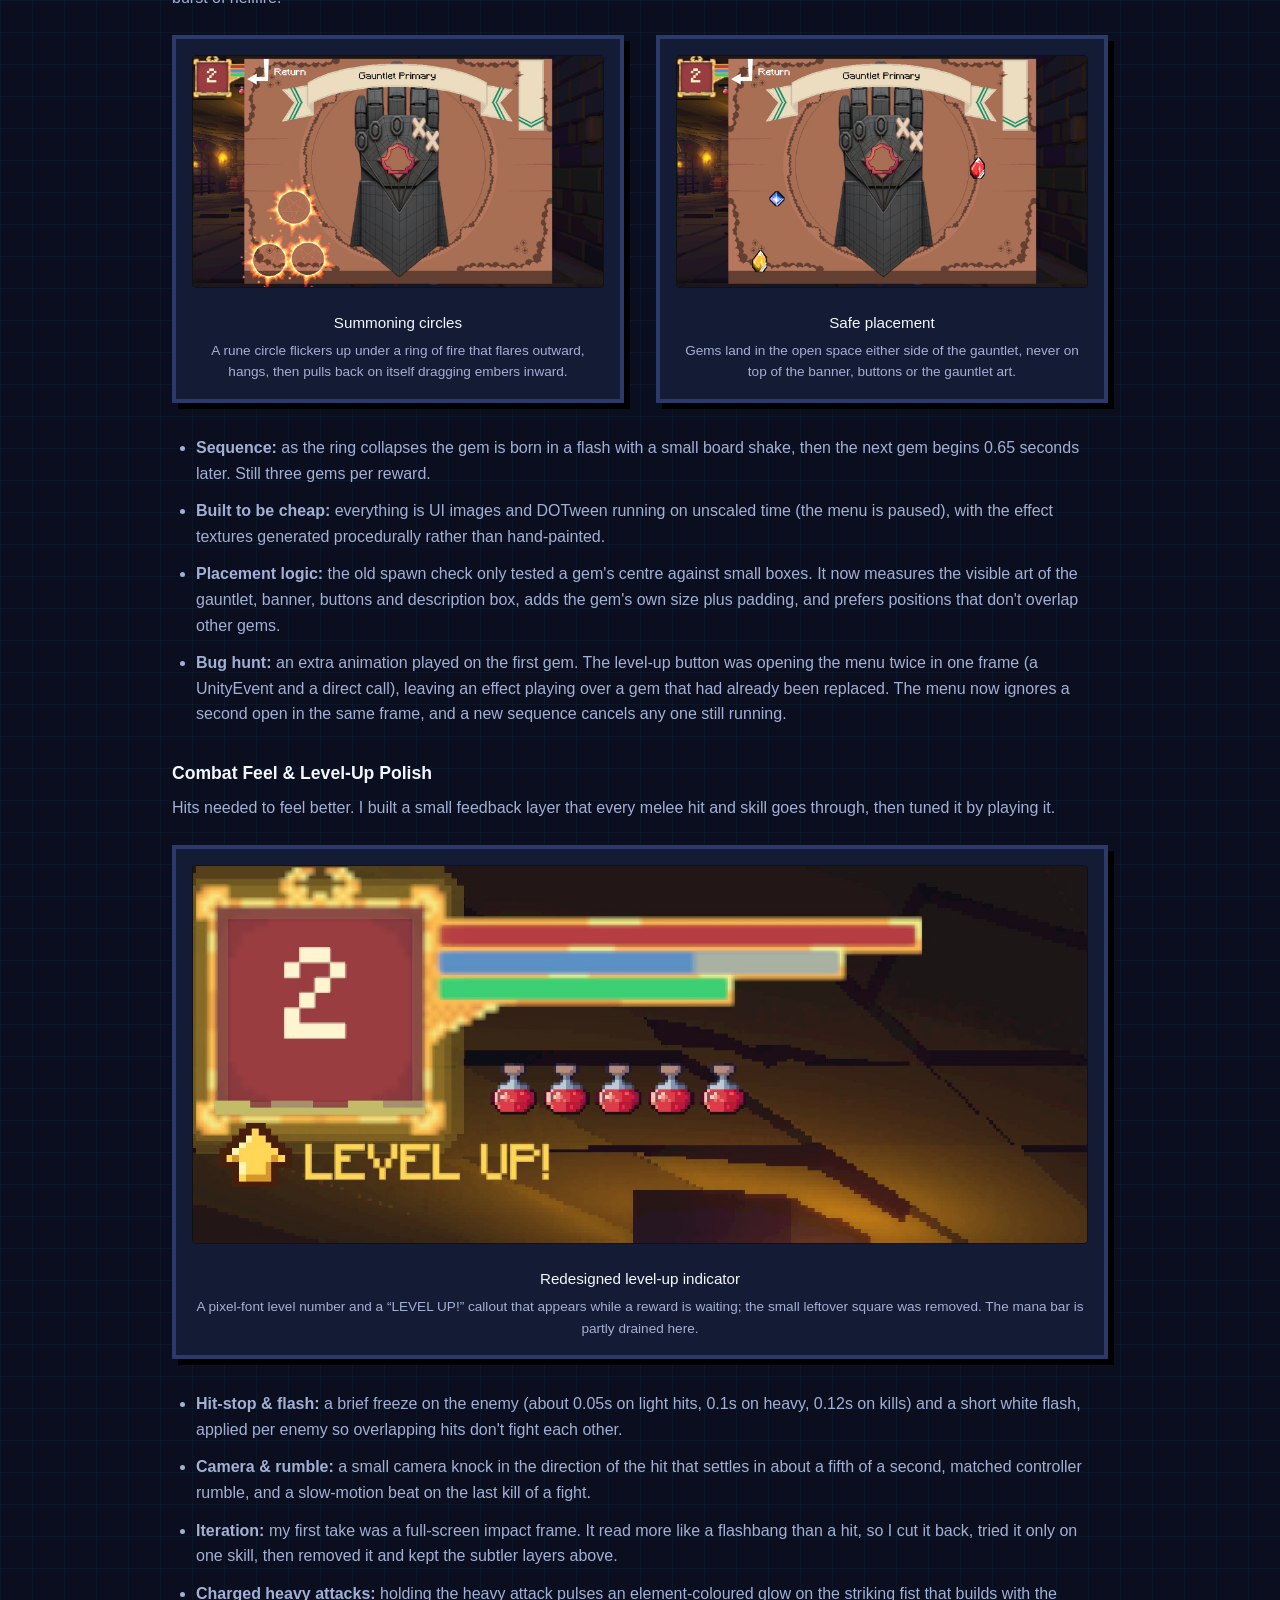
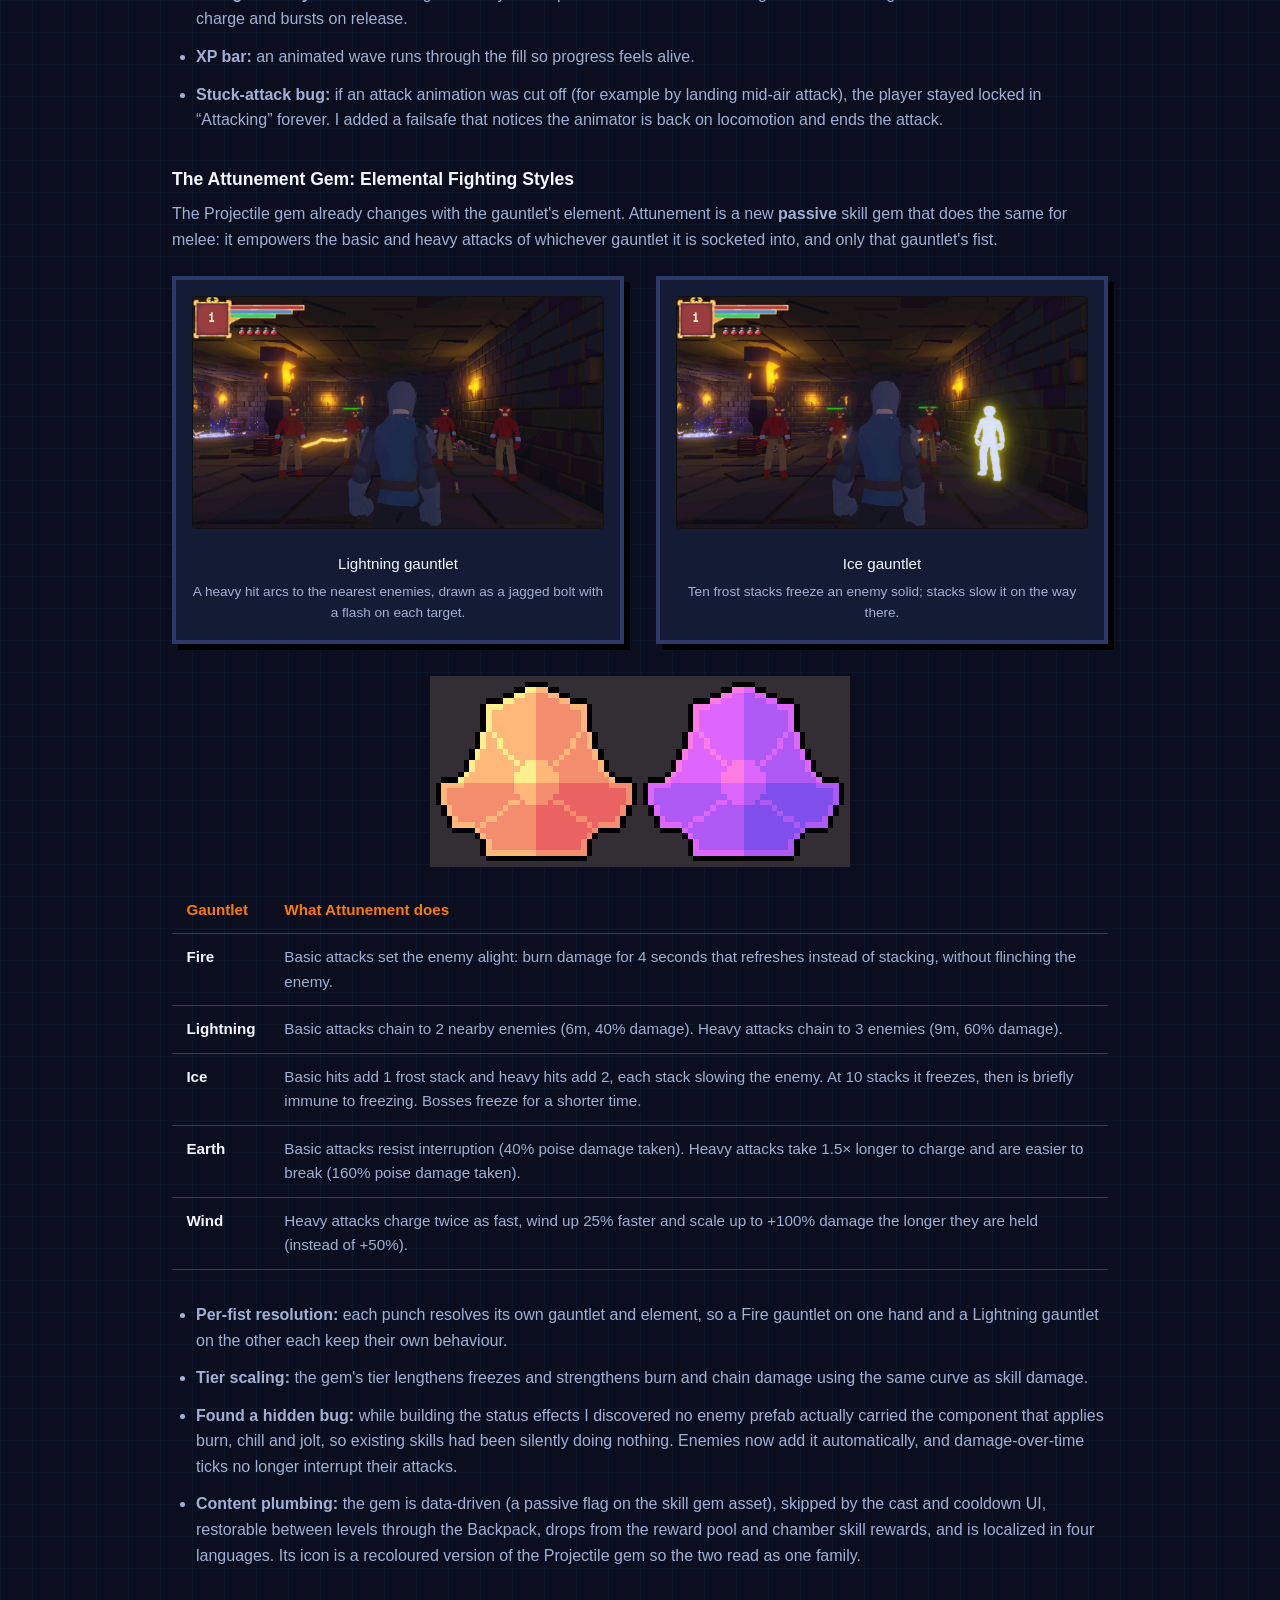
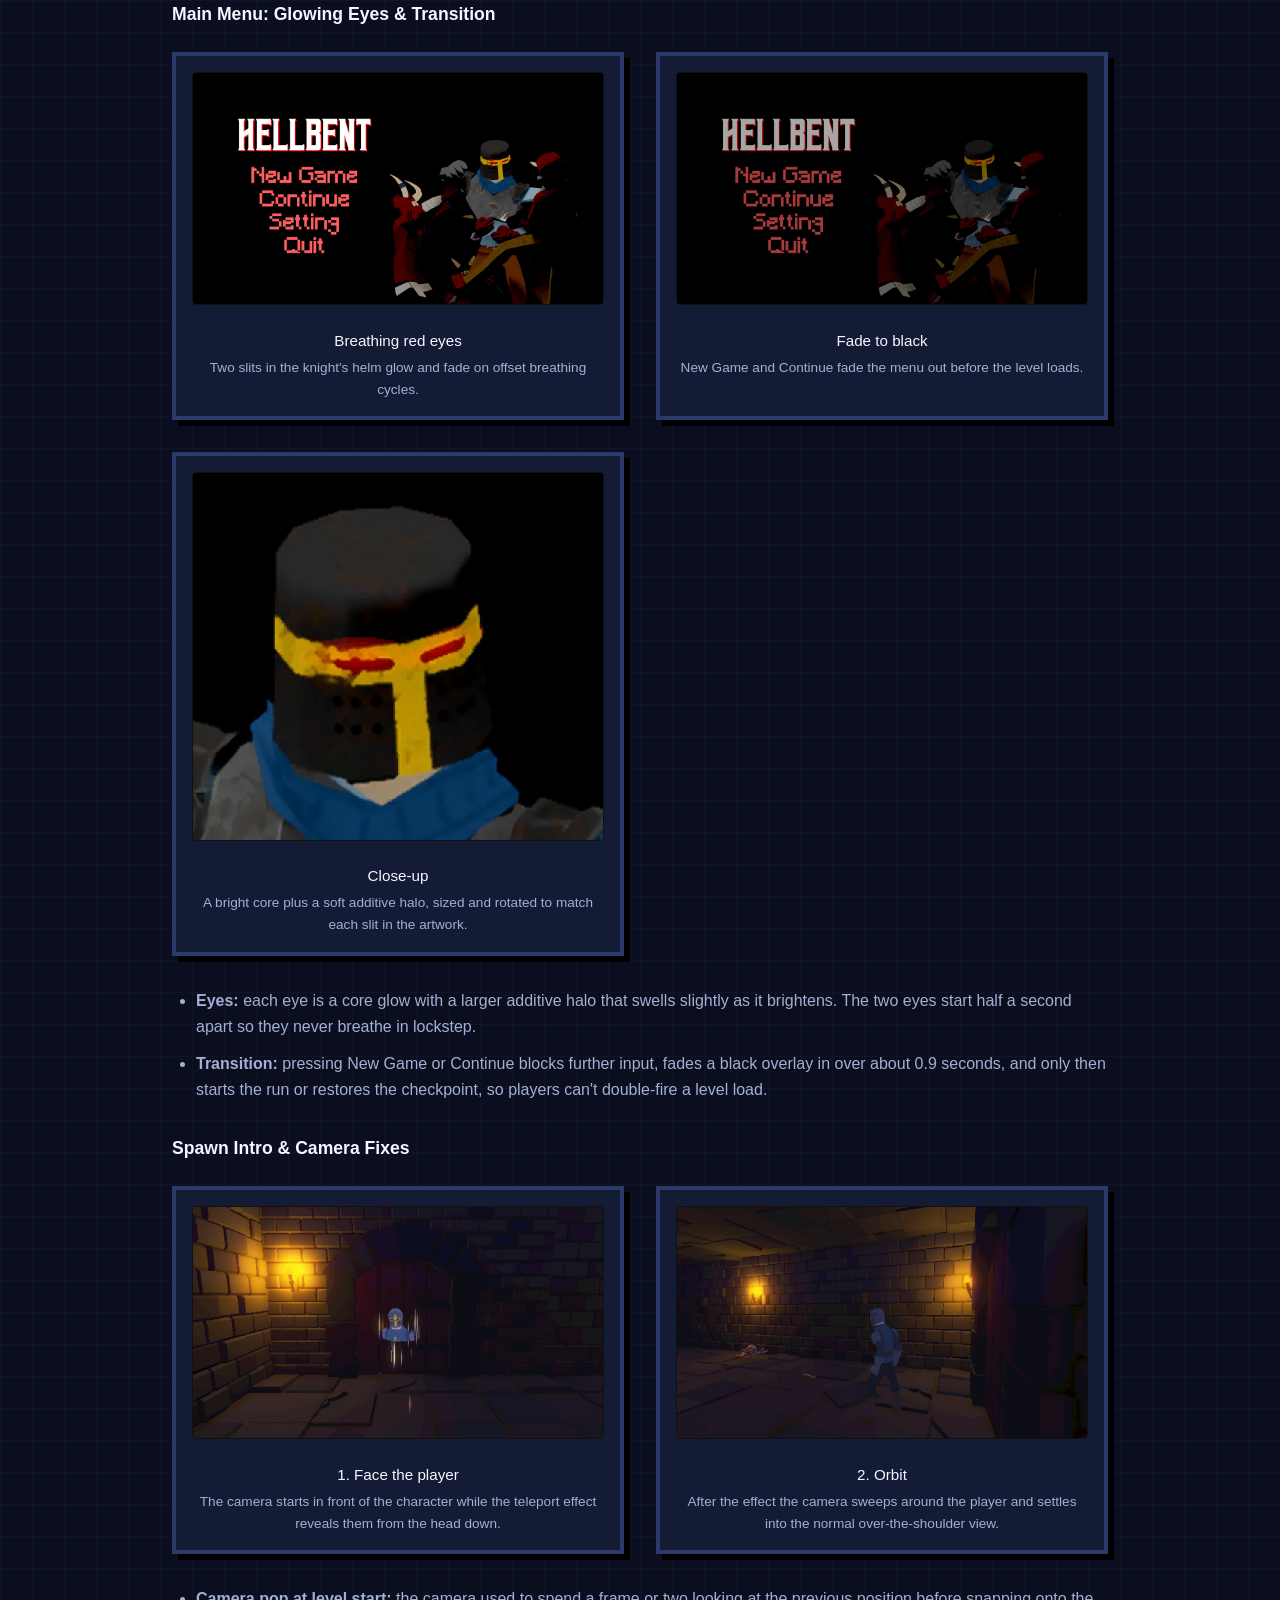
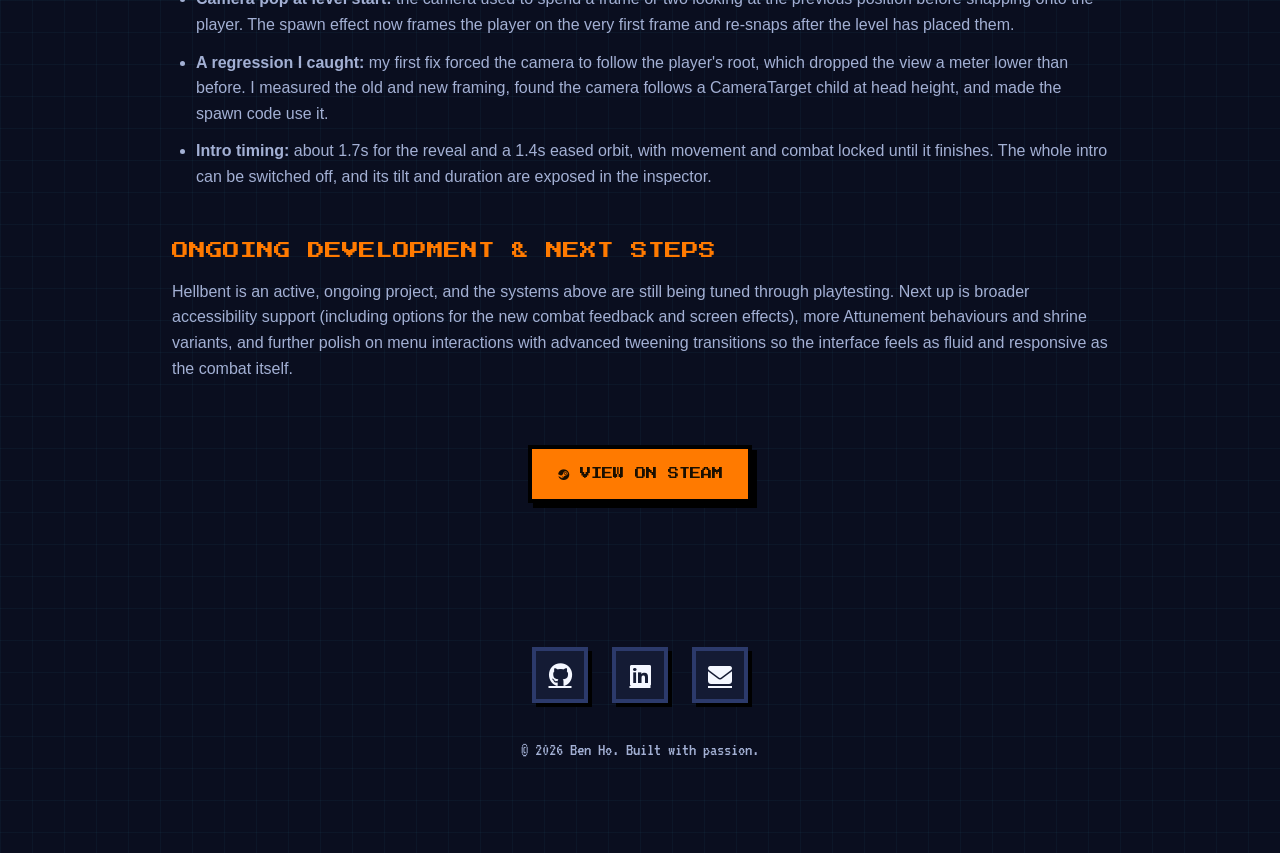
<file: hellbent.html>
<!DOCTYPE html>
<html lang="en">
<head>
    <meta charset="UTF-8">
    <meta name="viewport" content="width=device-width, initial-scale=1.0">
    <title>Hellbent | Ben Ho</title>
    <link rel="stylesheet" href="style.css">
    <link rel="stylesheet" href="https://cdnjs.cloudflare.com/ajax/libs/font-awesome/6.4.0/css/all.min.css">
    <style>
        .project-detail-section { padding: 8rem 2rem 4rem; max-width: 1000px; margin: 0 auto; }
        .project-header-img { width: 100%; max-height: 450px; object-fit: cover; border-radius: 8px; border: 1px solid #334155; margin-bottom: 2rem; box-shadow: 0 10px 30px rgba(0,0,0,0.5); }
        .project-meta { display: flex; gap: 2rem; margin-bottom: 2rem; color: var(--text-muted); border-bottom: 1px solid #334155; padding-bottom: 1.5rem; flex-wrap: wrap; }
        .meta-item strong { color: var(--text-main); display: block; margin-bottom: 0.25rem; }
        .project-body h3 { color: var(--accent-color); margin: 3rem 0 1rem; font-size: 1.5rem; }
        .project-body ul { margin-left: 1.5rem; color: var(--text-muted); margin-bottom: 2rem; }
        .project-body li { margin-bottom: 0.75rem; }
        .back-link { display: inline-block; margin-bottom: 1.5rem; color: var(--accent-color); text-decoration: none; font-weight: 600; }
        .back-link:hover { color: var(--accent-hover); }
        
        /* Gallery Styles */
        .ui-gallery { display: grid; grid-template-columns: repeat(auto-fit, minmax(300px, 1fr)); gap: 2rem; margin-top: 1.5rem; margin-bottom: 2rem; }
        .ui-item { background-color: var(--card-bg); padding: 1rem; border-radius: 8px; border: 1px solid #334155; }
        .ui-item img { width: 100%; height: auto; border-radius: 4px; border: 1px solid #111; margin-bottom: 1rem; }
        .ui-item p { text-align: center; font-size: 0.95rem; font-weight: 500; color: var(--text-main); margin-bottom: 0.25rem; }
        .ui-item span { display: block; text-align: center; font-size: 0.85rem; color: var(--text-muted); }

        /* Video Embed Styles */
        .video-gallery { display: grid; grid-template-columns: repeat(auto-fit, minmax(300px, 1fr)); gap: 2rem; margin-top: 1.5rem; margin-bottom: 2rem; }
        .video-item { background-color: var(--card-bg); padding: 1rem; border-radius: 8px; border: 1px solid #334155; display: flex; flex-direction: column; }
        .video-item iframe { width: 100%; aspect-ratio: 16/9; border-radius: 4px; border: none; margin-bottom: 1rem; }
        .video-item p { text-align: center; font-size: 0.95rem; font-weight: 500; color: var(--text-main); margin-bottom: 0.25rem; }
        .video-item span { display: block; text-align: center; font-size: 0.85rem; color: var(--text-muted); }

        /* Latest updates */
        .ui-item.wide { grid-column: 1 / -1; }
        .update-badge { display: inline-block; background: var(--card-bg); border: 1px solid #334155; color: var(--accent-color); font-size: 0.8rem; font-weight: 600; letter-spacing: 0.04em; padding: 0.2rem 0.7rem; border-radius: 999px; margin-bottom: 0.5rem; }
        .project-body h4 { color: var(--text-main); font-size: 1.1rem; margin: 2rem 0 0.5rem; }
        .tuning-table { width: 100%; border-collapse: collapse; margin: 1.25rem 0 2rem; font-size: 0.95rem; }
        .tuning-table th, .tuning-table td { text-align: left; padding: 0.7rem 0.9rem; border-bottom: 1px solid #334155; vertical-align: top; }
        .tuning-table th { color: var(--accent-color); font-weight: 600; }
        .tuning-table td { color: var(--text-muted); }
        .tuning-table td:first-child { color: var(--text-main); font-weight: 600; white-space: nowrap; }
        .gem-icons { display: block; max-width: 420px; margin: 0 auto 1rem; image-rendering: pixelated; }

        /* Floating table of contents: fixed on the left, slides away leaving only the arrow tab */
        .project-body h3[id], .project-body h4[id] { scroll-margin-top: 6rem; }
        .toc-float { position: fixed; left: 0; top: 7rem; z-index: 900; display: flex; align-items: flex-start; transform: translateX(0); transition: transform 0.3s ease; }
        .toc-float.collapsed { transform: translateX(-100%); }
        .toc-panel { width: 270px; max-height: calc(100vh - 9rem); overflow-y: auto; background-color: var(--card-bg); border: 1px solid #334155; border-left: none; border-radius: 0 8px 8px 0; padding: 1rem 1.1rem 1rem 1rem; box-shadow: 0 10px 30px rgba(0,0,0,0.5); }
        .toc-title { color: var(--accent-color); font-weight: 600; font-size: 0.95rem; margin-bottom: 0.6rem; }
        .toc-panel ol { margin: 0 0 0 1.2rem; color: var(--text-muted); font-size: 0.88rem; }
        .toc-panel ol ol { margin-top: 0.3rem; margin-bottom: 0.3rem; list-style-type: lower-alpha; }
        .toc-panel li { margin-bottom: 0.3rem; line-height: 1.35; }
        .toc-panel a { color: var(--text-main); text-decoration: none; }
        .toc-panel a:hover { color: var(--accent-color); }
        .toc-panel a.active { color: var(--accent-color); font-weight: 600; }
        .toc-new { display: inline-block; margin-left: 0.3rem; padding: 0 0.45rem; border-radius: 999px; border: 1px solid var(--accent-color); color: var(--accent-color); font-size: 0.65rem; font-weight: 600; vertical-align: middle; }
        .toc-toggle { flex: none; width: 34px; height: 56px; margin-top: 0.5rem; background-color: var(--card-bg); border: 1px solid #334155; border-left: none; border-radius: 0 8px 8px 0; color: var(--accent-color); cursor: pointer; box-shadow: 6px 6px 18px rgba(0,0,0,0.35); }
        .toc-toggle:hover { color: var(--accent-hover); }
        .toc-toggle i { transition: transform 0.3s ease; }
        /* The tab is a child of the sliding box, so it moves with it; keep it on screen when collapsed */
        .toc-float.collapsed .toc-toggle { transform: translateX(100%); }
        .toc-float.collapsed .toc-toggle i { transform: rotate(180deg); }
        @media (max-width: 600px) { .toc-panel { width: 230px; } }
        @media (prefers-reduced-motion: reduce) { .toc-float, .toc-toggle i { transition: none; } }
    </style>
</head>
<body>

    <header>
        <nav class="navbar">
            <a href="index.html" class="logo"><span>[</span>Ben Ho<span>]</span></a>
            <ul class="nav-links">
                <li><a href="index.html#projects">Back to Portfolio</a></li>
            </ul>
        </nav>
    </header>

    <!-- Floating table of contents: fixed on the left, collapses to just the arrow tab -->
    <aside class="toc-float" id="contents" aria-label="On this page">
        <nav class="toc-panel" id="toc-panel">
            <p class="toc-title"><i class="fa-solid fa-list"></i> On this page</p>
            <ol>
                <li><a href="#key-contributions">Key Contributions</a></li>
                <li><a href="#ui-evolution">UI/UX Evolution</a></li>
                <li><a href="#dynamic-interface">Dynamic Interface &amp; Player Feedback</a></li>
                <li><a href="#advanced-ui">Advanced UI Systems: Localization &amp; Keybinds</a></li>
                <li><a href="#latest-updates">Latest Updates <span class="toc-new">New</span></a>
                    <ol>
                        <li><a href="#mana">Mana System &amp; HUD</a></li>
                        <li><a href="#gem-tiers">Gem Quality Tiers, Merging &amp; Shrines</a></li>
                        <li><a href="#gem-arrivals">&ldquo;Hellbent&rdquo; Gem Arrivals</a></li>
                        <li><a href="#combat-feel">Combat Feel &amp; Level-Up Polish</a></li>
                        <li><a href="#attunement">The Attunement Gem: Elemental Fighting Styles</a></li>
                        <li><a href="#main-menu">Main Menu: Glowing Eyes &amp; Transition</a></li>
                        <li><a href="#spawn-intro">Spawn Intro &amp; Camera Fixes</a></li>
                    </ol>
                </li>
                <li><a href="#next-steps">Ongoing Development &amp; Next Steps</a></li>
            </ol>
        </nav>
        <button type="button" class="toc-toggle" id="toc-toggle" aria-expanded="true" aria-controls="toc-panel" aria-label="Hide the contents list">
            <i class="fa-solid fa-chevron-left"></i>
        </button>
    </aside>

    <section class="project-detail-section">
        <a href="index.html#projects" class="back-link"><i class="fa-solid fa-arrow-left"></i> Back to Projects</a>
        
        <img src="Header.png" alt="Hellbent Action RPG" class="project-header-img">
        
        <h1 style="font-size: 3rem; margin-bottom: 1rem;">Hellbent</h1>
        
        <div class="project-meta">
            <div class="meta-item">
                <strong>Role</strong>
                Gameplay & UI/UX Programmer
            </div>
            <div class="meta-item">
                <strong>Engine & Tools</strong>
                Unity, C#, URP
            </div>
            <div class="meta-item">
                <strong>Status</strong>
                Ongoing Development
            </div>
        </div>

        <div class="project-body">
            <p><strong>Hellbent</strong> is an action RPG emphasizing complex combat mechanics, deep modular equipment, and challenging boss encounters. As a core programmer on the project, my responsibilities span both the underlying gameplay architecture and the player-facing user interfaces.</p>

            <div style="margin: 3rem 0;">
                <iframe width="100%" height="500" src="https://www.youtube.com/embed/2W4Hzh22zmk" title="Hellbent Gameplay Trailer" frameborder="0" allow="accelerometer; autoplay; clipboard-write; encrypted-media; gyroscope; picture-in-picture; web-share" allowfullscreen style="border-radius: 8px; box-shadow: 0 10px 30px rgba(0,0,0,0.5);"></iframe>
            </div>

            <h3 id="key-contributions">Key Contributions</h3>
            <ul>
                <li><strong>Controller Support:</strong> Implemented comprehensive controller support, ensuring seamless input mapping and intuitive navigation across all gameplay and menu systems.</li>
                <li><strong>Modular Equipment Systems:</strong> Developed scalable inventory and equipment systems that allow for dynamic gear swapping and stat adjustments during gameplay.</li>
                <li><strong>Advanced UI/UX Implementation:</strong> Built responsive and intuitive user interfaces for inventory management, player stats, and combat HUDs.</li>
                <li><strong>Resource &amp; Progression Systems:</strong> Designed and built a mana system, a gem quality-tier system with drag-to-merge crafting and one-time shrine upgrades, and a passive &ldquo;Attunement&rdquo; gem that changes how each elemental gauntlet fights.</li>
                <li><strong>Game Feel &amp; Polish:</strong> Tuned hit-stop, flashes, camera nudges, rumble and slow motion into one combat feedback layer, plus themed VFX for gem arrivals, charged attacks, level-ups and the main menu.</li>
                <li><strong>International Localization:</strong> Engineered robust localization systems utilizing the Unity Localization package to seamlessly support multiple languages, including German, Japanese, and Simplified Chinese for global accessibility.</li>
            </ul>

            <h3 id="ui-evolution">UI/UX Evolution</h3>
            <p style="color: var(--text-muted); margin-bottom: 2rem;">A major focus of my work involved iterating on the game's interface to improve player clarity and thematic consistency. Below is a comparison showing the transition from early functional blockouts to the finalized, stylized UI.</p>

            <div class="ui-gallery">
                <div class="ui-item">
                    <img src="before1.jpg" alt="Early Settings Menu Prototype">
                    <p>Settings Menu (Prototype)</p>
                    <span>Early layout focusing on basic functionality and logic.</span>
                </div>
                <div class="ui-item">
                    <img src="image2.png" alt="Final Settings Menu">
                    <p>Settings Menu (Refined)</p>
                    <span>Final iteration featuring custom sliders, parchment aesthetics, and clear typography.</span>
                </div>
            </div>

            <div class="ui-gallery">
                <div class="ui-item">
                    <img src="before2.jpg" alt="Early Gauntlet Menu Prototype">
                    <p>Equipment Menu (Prototype)</p>
                    <span>Initial wireframe utilizing standard gray-box panels.</span>
                </div>
                <div class="ui-item">
                    <img src="image1.png" alt="Final Gauntlet Menu">
                    <p>Equipment Menu (Refined)</p>
                    <span>Fully integrated visual equipment system featuring modular gem slotting directly on the gauntlet model.</span>
                </div>
            </div>

            <h3 id="dynamic-interface">Dynamic Interface & Player Feedback</h3>
            <p style="color: var(--text-muted); margin-bottom: 2rem;">Beyond static layouts, I programmed dynamic UI behaviors to enhance immersion and provide clear, unobtrusive player feedback.</p>

            <div class="video-gallery">
                <div class="video-item">
                    <iframe src="https://www.youtube.com/embed/NLisxtPjLh0" title="Hints Animations" allow="accelerometer; autoplay; clipboard-write; encrypted-media; gyroscope; picture-in-picture" allowfullscreen></iframe>
                    <p>Interactive Hint Animations</p>
                    <span>Contextual UI animations designed to guide the player without interrupting the flow of gameplay.</span>
                </div>
                <div class="video-item">
                    <iframe src="https://www.youtube.com/embed/pJl93MFPJLc" title="Dynamic HUD Fading" allow="accelerometer; autoplay; clipboard-write; encrypted-media; gyroscope; picture-in-picture" allowfullscreen></iframe>
                    <p>Dynamic HUD Fading</p>
                    <span>Programmed the combat HUD to dynamically disappear during safe exploration to maintain a clean, cinematic view.</span>
                </div>
            </div>

            <h3 id="advanced-ui">Advanced UI Systems: Localization & Keybinds</h3>
            <p style="color: var(--text-muted); margin-bottom: 2rem;">Building scalable architecture is just as important as visual design. Below is a look at the robust systems I engineered for international localization and dynamic input mapping.</p>

            <div class="video-gallery">
                <div class="video-item">
                    <iframe src="https://www.youtube.com/embed/v3QY4Hph9YU" title="International Localization System" allow="accelerometer; autoplay; clipboard-write; encrypted-media; gyroscope; picture-in-picture" allowfullscreen></iframe>
                    <p>Seamless Localization</p>
                    <span>Demonstrating the UI dynamically adapting to different languages (including Asian character sets) without breaking the layout constraints.</span>
                </div>
                <div class="video-item">
                    <iframe src="https://www.youtube.com/embed/_MgPmrFtrSk" title="Keybinds & Input Mapping" allow="accelerometer; autoplay; clipboard-write; encrypted-media; gyroscope; picture-in-picture" allowfullscreen></iframe>
                    <p>Dynamic Input Mapping</p>
                    <span>A robust control mapping system that allows players to seamlessly rebind actions for both keyboard/mouse and supported controllers.</span>
                </div>
            </div>

            <h3 id="latest-updates">Latest Updates</h3>
            <span class="update-badge">October 2026</span>
            <p style="color: var(--text-muted); margin-bottom: 1rem;">The past few weeks have been about turning Hellbent's moment-to-moment loop into something deeper and better-feeling: a mana economy, a crafting path for gems, a new passive gem that gives every elemental gauntlet its own fighting style, and a pass of polish across combat, menus and the first few seconds of every level. Here is what changed and how it works.</p>

            <h4 id="mana">Mana System &amp; HUD</h4>
            <p style="color: var(--text-muted); margin-bottom: 1rem;">Skills used to draw from the stamina pool. I added a dedicated mana resource so skill use has its own budget and the stamina bar stays about melee and dodging.</p>
            <div class="ui-gallery">
                <div class="ui-item wide">
                    <img src="hellbent-hud-mana.jpg" alt="Hellbent HUD showing the new blue mana bar under the health bar" loading="lazy">
                    <p>Health, mana and stamina in the combat HUD</p>
                    <span>The mana bar is laid over the blue strip already baked into the HUD frame art, using the same colour, so it reads as part of the original design.</span>
                </div>
            </div>
            <ul>
                <li><strong>Cost model:</strong> every skill (Q/E) costs the same 20 mana, because the gauntlet's element is what differentiates a skill. Unlike stamina, a cast needs the full cost, so a partly-filled pool can't cast.</li>
                <li><strong>Regeneration:</strong> a steady rate with no delay. My first value (5/s) let players spam skills, so after playtesting I dropped it to 2/s, roughly one cast every ten seconds, which leaves room for the regeneration gem to matter.</li>
                <li><strong>Persistence:</strong> current mana travels with the player between levels and is stored in the checkpoint save.</li>
                <li><strong>Three new gems:</strong> <em>Arcane</em> (more maximum mana), <em>Wellspring</em> (faster regeneration) and <em>Siphon</em> (mana back on every kill). They plug into the same modifier pipeline as the existing stat gems and are wired into the Backpack prefab, so they carry across levels.</li>
            </ul>

            <h4 id="gem-tiers">Gem Quality Tiers, Merging &amp; Shrines</h4>
            <p style="color: var(--text-muted); margin-bottom: 1rem;">Every gem now has a quality tier, and players can craft their way up. This gives the reward menu a second decision: take a new gem, or merge toward a stronger one.</p>
            <div class="ui-gallery">
                <div class="ui-item wide">
                    <img src="hellbent-gem-tiers.jpg" alt="Three reward gems at tiers two, three and four, each with a different coloured aura" loading="lazy">
                    <p>Tier 2, 3 and 4 gems in the reward menu</p>
                    <span>Each quality (Rough, Polished, Flawless, Radiant, Perfect) has its own colour, a roman-numeral badge and an animated aura that gets richer the higher the tier.</span>
                </div>
            </div>
            <ul>
                <li><strong>Scaling:</strong> a stat gem's modifiers are multiplied by its tier; skill gems have nothing to multiply, so they deal +50% skill damage per tier above one.</li>
                <li><strong>Drag-to-merge:</strong> dropping a gem onto the same gem at the same tier merges them into the next tier, both in the reward menu and in the inventory. Anything else (different gem, different tier) is refused with feedback instead of silently replacing or &ldquo;eating&rdquo; a gem.</li>
                <li><strong>Readable swaps:</strong> when two different gems trade places they fly across on arcs and land with a pulse, because players couldn't tell at a glance whether a swap had happened.</li>
                <li><strong>Shrines:</strong> an interactable shrine opens an upgrade screen where the player picks one equipped gem to raise by a tier. Each shrine can be used once, and used shrines are remembered by the save system.</li>
                <li><strong>Localization:</strong> tier names and labels live under their own string keys in the Gem table, so they never collide with a gem's own title or description, and they are translated for all four supported languages.</li>
            </ul>

            <h4 id="gem-arrivals">&ldquo;Hellbent&rdquo; Gem Arrivals</h4>
            <p style="color: var(--text-muted); margin-bottom: 1rem;">Reward gems used to simply drop onto the board. To match the game's name and look, they are now summoned one at a time in a burst of hellfire.</p>
            <div class="ui-gallery">
                <div class="ui-item">
                    <img src="hellbent-hell-spawn.jpg" alt="Three summoning circles with rings of fire on the reward menu" loading="lazy">
                    <p>Summoning circles</p>
                    <span>A rune circle flickers up under a ring of fire that flares outward, hangs, then pulls back on itself dragging embers inward.</span>
                </div>
                <div class="ui-item">
                    <img src="hellbent-gem-placement.jpg" alt="Reward gems resting beside the gauntlet, clear of the interface" loading="lazy">
                    <p>Safe placement</p>
                    <span>Gems land in the open space either side of the gauntlet, never on top of the banner, buttons or the gauntlet art.</span>
                </div>
            </div>
            <ul>
                <li><strong>Sequence:</strong> as the ring collapses the gem is born in a flash with a small board shake, then the next gem begins 0.65 seconds later. Still three gems per reward.</li>
                <li><strong>Built to be cheap:</strong> everything is UI images and DOTween running on unscaled time (the menu is paused), with the effect textures generated procedurally rather than hand-painted.</li>
                <li><strong>Placement logic:</strong> the old spawn check only tested a gem's centre against small boxes. It now measures the visible art of the gauntlet, banner, buttons and description box, adds the gem's own size plus padding, and prefers positions that don't overlap other gems.</li>
                <li><strong>Bug hunt:</strong> an extra animation played on the first gem. The level-up button was opening the menu twice in one frame (a UnityEvent and a direct call), leaving an effect playing over a gem that had already been replaced. The menu now ignores a second open in the same frame, and a new sequence cancels any one still running.</li>
            </ul>

            <h4 id="combat-feel">Combat Feel &amp; Level-Up Polish</h4>
            <p style="color: var(--text-muted); margin-bottom: 1rem;">Hits needed to feel better. I built a small feedback layer that every melee hit and skill goes through, then tuned it by playing it.</p>
            <div class="ui-gallery">
                <div class="ui-item wide">
                    <img src="hellbent-level-up.jpg" alt="Close-up of the HUD with the redesigned level-up indicator and pixel-font level number" loading="lazy">
                    <p>Redesigned level-up indicator</p>
                    <span>A pixel-font level number and a &ldquo;LEVEL UP!&rdquo; callout that appears while a reward is waiting; the small leftover square was removed. The mana bar is partly drained here.</span>
                </div>
            </div>
            <ul>
                <li><strong>Hit-stop &amp; flash:</strong> a brief freeze on the enemy (about 0.05s on light hits, 0.1s on heavy, 0.12s on kills) and a short white flash, applied per enemy so overlapping hits don't fight each other.</li>
                <li><strong>Camera &amp; rumble:</strong> a small camera knock in the direction of the hit that settles in about a fifth of a second, matched controller rumble, and a slow-motion beat on the last kill of a fight.</li>
                <li><strong>Iteration:</strong> my first take was a full-screen impact frame. It read more like a flashbang than a hit, so I cut it back, tried it only on one skill, then removed it and kept the subtler layers above.</li>
                <li><strong>Charged heavy attacks:</strong> holding the heavy attack pulses an element-coloured glow on the striking fist that builds with the charge and bursts on release.</li>
                <li><strong>XP bar:</strong> an animated wave runs through the fill so progress feels alive.</li>
                <li><strong>Stuck-attack bug:</strong> if an attack animation was cut off (for example by landing mid-air attack), the player stayed locked in &ldquo;Attacking&rdquo; forever. I added a failsafe that notices the animator is back on locomotion and ends the attack.</li>
            </ul>

            <h4 id="attunement">The Attunement Gem: Elemental Fighting Styles</h4>
            <p style="color: var(--text-muted); margin-bottom: 1rem;">The Projectile gem already changes with the gauntlet's element. Attunement is a new <strong>passive</strong> skill gem that does the same for melee: it empowers the basic and heavy attacks of whichever gauntlet it is socketed into, and only that gauntlet's fist.</p>
            <div class="ui-gallery">
                <div class="ui-item">
                    <img src="hellbent-chain-lightning.jpg" alt="Chain lightning jumping between two enemies" loading="lazy">
                    <p>Lightning gauntlet</p>
                    <span>A heavy hit arcs to the nearest enemies, drawn as a jagged bolt with a flash on each target.</span>
                </div>
                <div class="ui-item">
                    <img src="hellbent-frost.jpg" alt="An enemy frozen solid in an icy silhouette" loading="lazy">
                    <p>Ice gauntlet</p>
                    <span>Ten frost stacks freeze an enemy solid; stacks slow it on the way there.</span>
                </div>
            </div>
            <img src="hellbent-attunement-gem.png" alt="The Projectile gem icon next to the violet Attunement gem icon" class="gem-icons" loading="lazy">
            <table class="tuning-table">
                <thead><tr><th>Gauntlet</th><th>What Attunement does</th></tr></thead>
                <tbody>
                    <tr><td>Fire</td><td>Basic attacks set the enemy alight: burn damage for 4 seconds that refreshes instead of stacking, without flinching the enemy.</td></tr>
                    <tr><td>Lightning</td><td>Basic attacks chain to 2 nearby enemies (6m, 40% damage). Heavy attacks chain to 3 enemies (9m, 60% damage).</td></tr>
                    <tr><td>Ice</td><td>Basic hits add 1 frost stack and heavy hits add 2, each stack slowing the enemy. At 10 stacks it freezes, then is briefly immune to freezing. Bosses freeze for a shorter time.</td></tr>
                    <tr><td>Earth</td><td>Basic attacks resist interruption (40% poise damage taken). Heavy attacks take 1.5&times; longer to charge and are easier to break (160% poise damage taken).</td></tr>
                    <tr><td>Wind</td><td>Heavy attacks charge twice as fast, wind up 25% faster and scale up to +100% damage the longer they are held (instead of +50%).</td></tr>
                </tbody>
            </table>
            <ul>
                <li><strong>Per-fist resolution:</strong> each punch resolves its own gauntlet and element, so a Fire gauntlet on one hand and a Lightning gauntlet on the other each keep their own behaviour.</li>
                <li><strong>Tier scaling:</strong> the gem's tier lengthens freezes and strengthens burn and chain damage using the same curve as skill damage.</li>
                <li><strong>Found a hidden bug:</strong> while building the status effects I discovered no enemy prefab actually carried the component that applies burn, chill and jolt, so existing skills had been silently doing nothing. Enemies now add it automatically, and damage-over-time ticks no longer interrupt their attacks.</li>
                <li><strong>Content plumbing:</strong> the gem is data-driven (a passive flag on the skill gem asset), skipped by the cast and cooldown UI, restorable between levels through the Backpack, drops from the reward pool and chamber skill rewards, and is localized in four languages. Its icon is a recoloured version of the Projectile gem so the two read as one family.</li>
            </ul>

            <h4 id="main-menu">Main Menu: Glowing Eyes &amp; Transition</h4>
            <div class="ui-gallery">
                <div class="ui-item">
                    <img src="hellbent-menu.jpg" alt="The Hellbent main menu with the knight's eyes glowing red" loading="lazy">
                    <p>Breathing red eyes</p>
                    <span>Two slits in the knight's helm glow and fade on offset breathing cycles.</span>
                </div>
                <div class="ui-item">
                    <img src="hellbent-menu-fade.jpg" alt="The main menu partway through the fade to black" loading="lazy">
                    <p>Fade to black</p>
                    <span>New Game and Continue fade the menu out before the level loads.</span>
                </div>
                <div class="ui-item">
                    <img src="hellbent-eyes-closeup.jpg" alt="Close-up of the glowing eye slits in the knight's helmet" loading="lazy">
                    <p>Close-up</p>
                    <span>A bright core plus a soft additive halo, sized and rotated to match each slit in the artwork.</span>
                </div>
            </div>
            <ul>
                <li><strong>Eyes:</strong> each eye is a core glow with a larger additive halo that swells slightly as it brightens. The two eyes start half a second apart so they never breathe in lockstep.</li>
                <li><strong>Transition:</strong> pressing New Game or Continue blocks further input, fades a black overlay in over about 0.9 seconds, and only then starts the run or restores the checkpoint, so players can't double-fire a level load.</li>
            </ul>

            <h4 id="spawn-intro">Spawn Intro &amp; Camera Fixes</h4>
            <div class="ui-gallery">
                <div class="ui-item">
                    <img src="hellbent-intro-reveal.jpg" alt="The knight being revealed from the head down by the teleport effect, seen from the front" loading="lazy">
                    <p>1. Face the player</p>
                    <span>The camera starts in front of the character while the teleport effect reveals them from the head down.</span>
                </div>
                <div class="ui-item">
                    <img src="hellbent-intro-orbit.jpg" alt="The camera sweeping around the player toward the normal view" loading="lazy">
                    <p>2. Orbit</p>
                    <span>After the effect the camera sweeps around the player and settles into the normal over-the-shoulder view.</span>
                </div>
            </div>
            <ul>
                <li><strong>Camera pop at level start:</strong> the camera used to spend a frame or two looking at the previous position before snapping onto the player. The spawn effect now frames the player on the very first frame and re-snaps after the level has placed them.</li>
                <li><strong>A regression I caught:</strong> my first fix forced the camera to follow the player's root, which dropped the view a meter lower than before. I measured the old and new framing, found the camera follows a <code>CameraTarget</code> child at head height, and made the spawn code use it.</li>
                <li><strong>Intro timing:</strong> about 1.7s for the reveal and a 1.4s eased orbit, with movement and combat locked until it finishes. The whole intro can be switched off, and its tilt and duration are exposed in the inspector.</li>
            </ul>

            <h3 id="next-steps">Ongoing Development &amp; Next Steps</h3>
            <p style="color: var(--text-muted); margin-bottom: 2rem;">Hellbent is an active, ongoing project, and the systems above are still being tuned through playtesting. Next up is broader accessibility support (including options for the new combat feedback and screen effects), more Attunement behaviours and shrine variants, and further polish on menu interactions with advanced tweening transitions so the interface feels as fluid and responsive as the combat itself.</p>

            <div style="margin-top: 4rem; text-align: center;">
                <a href="https://store.steampowered.com/app/4694770/HELLBENT/" target="_blank" class="btn primary-btn"><i class="fa-brands fa-steam"></i> View on Steam</a>
            </div>
        </div>
    </section>

    <footer id="contact">
        <div class="social-links">
            <a href="https://github.com/benho612" target="_blank"><i class="fa-brands fa-github"></i></a>
            <a href="https://www.linkedin.com/in/ben-ho-4857002bb/" target="_blank"><i class="fa-brands fa-linkedin"></i></a>
            <a href="mailto:hobenson57@gmail.com"><i class="fa-solid fa-envelope"></i></a>
        </div>
        <p class="copyright">&copy; 2026 Ben Ho. Built with passion.</p>
    </footer>

    <script>
        // Floating contents list: arrow expands/shrinks it, the current topic is highlighted as you scroll.
        (function () {
            var box = document.getElementById('contents');
            var toggle = document.getElementById('toc-toggle');
            var links = Array.prototype.slice.call(box.querySelectorAll('a[href^="#"]'));
            var WIDE = 1500; // below this the box would sit on top of the page text, so it starts folded

            function setOpen(open, remember) {
                box.classList.toggle('collapsed', !open);
                toggle.setAttribute('aria-expanded', open ? 'true' : 'false');
                toggle.setAttribute('aria-label', open ? 'Hide the contents list' : 'Show the contents list');
                toggle.querySelector('i').className = 'fa-solid fa-chevron-left';
                if (remember) { try { localStorage.setItem('hellbentTocOpen', open ? '1' : '0'); } catch (e) {} }
            }

            var saved = null;
            try { saved = localStorage.getItem('hellbentTocOpen'); } catch (e) {}
            setOpen(saved === null ? window.innerWidth >= WIDE : saved === '1', false);

            toggle.addEventListener('click', function () {
                setOpen(box.classList.contains('collapsed'), true);
            });

            // On narrower screens the box overlaps the text, so fold it away after jumping somewhere.
            links.forEach(function (a) {
                a.addEventListener('click', function () {
                    if (window.innerWidth < WIDE) setOpen(false, false);
                });
            });

            // Highlight the topic currently on screen.
            var targets = links.map(function (a) { return document.getElementById(a.getAttribute('href').slice(1)); });
            function spy() {
                var current = 0;
                for (var i = 0; i < targets.length; i++) {
                    if (targets[i] && targets[i].getBoundingClientRect().top <= 140) current = i;
                }
                // Near the bottom the last heading can't reach the top of the screen, so count it as reached.
                if (window.innerHeight + window.scrollY >= document.documentElement.scrollHeight - 4) current = targets.length - 1;
                links.forEach(function (a, i) { a.classList.toggle('active', i === current); });
            }
            window.addEventListener('scroll', spy, { passive: true });
            window.addEventListener('resize', spy);
            spy();
        })();
    </script>

</body>
</html>
</file>
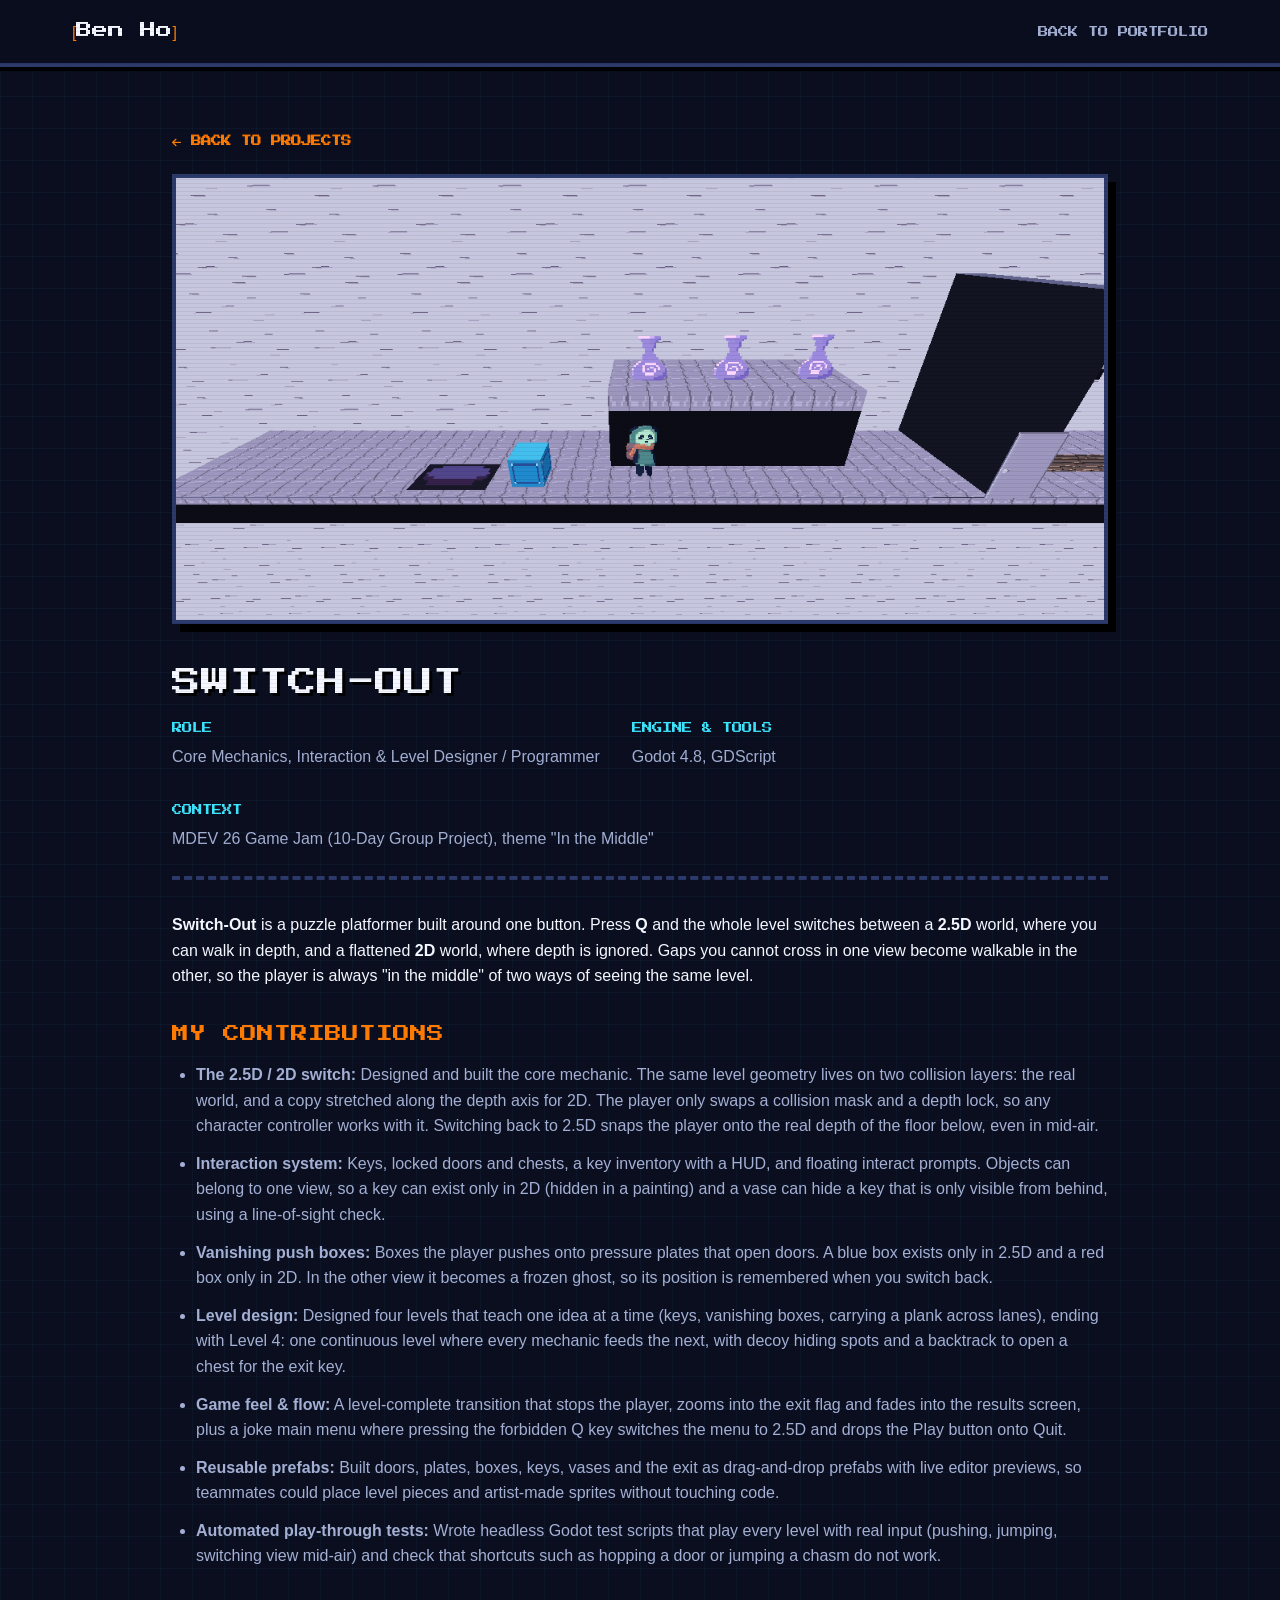
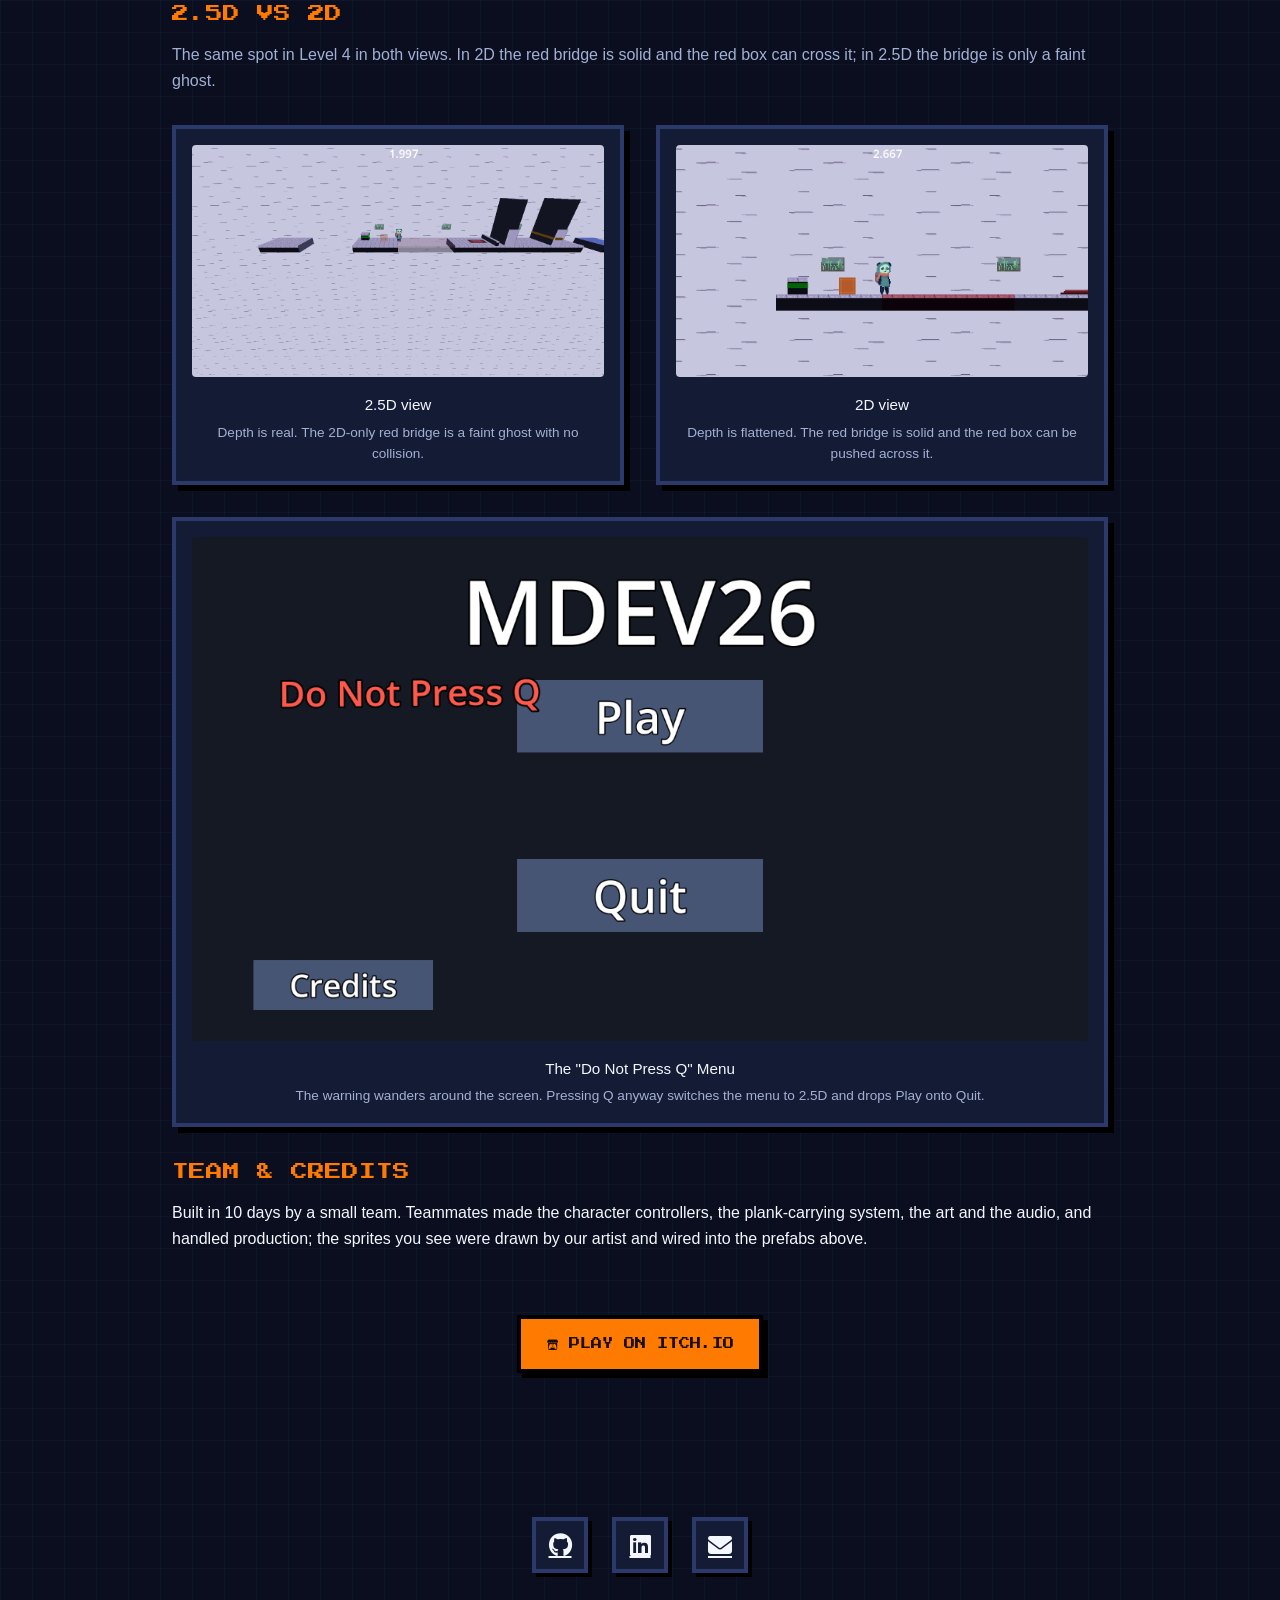
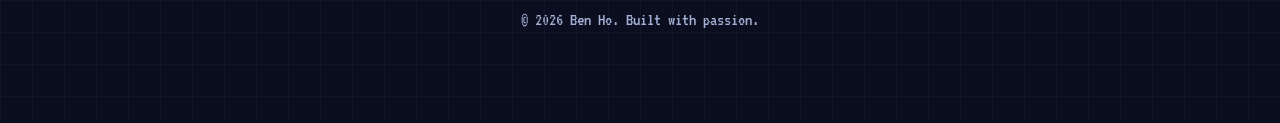
<file: mdev26.html>
<!DOCTYPE html>
<html lang="en">
<head>
    <meta charset="UTF-8">
    <meta name="viewport" content="width=device-width, initial-scale=1.0">
    <title>Switch-Out | Ben Ho</title>
    <link rel="stylesheet" href="style.css">
    <link rel="stylesheet" href="https://cdnjs.cloudflare.com/ajax/libs/font-awesome/6.4.0/css/all.min.css">
    <style>
        .project-detail-section { padding: 8rem 2rem 4rem; max-width: 1000px; margin: 0 auto; }
        .project-header-img { width: 100%; max-height: 450px; object-fit: cover; border-radius: 8px; border: 1px solid #334155; margin-bottom: 2rem; box-shadow: 0 10px 30px rgba(0,0,0,0.5); }
        .project-meta { display: flex; gap: 2rem; margin-bottom: 2rem; color: var(--text-muted); border-bottom: 1px solid #334155; padding-bottom: 1.5rem; flex-wrap: wrap; }
        .meta-item strong { color: var(--text-main); display: block; margin-bottom: 0.25rem; }
        .project-body h3 { color: var(--accent-color); margin: 2rem 0 1rem; font-size: 1.5rem; }
        .project-body ul { margin-left: 1.5rem; color: var(--text-muted); margin-bottom: 2rem; }
        .project-body li { margin-bottom: 0.75rem; }
        .back-link { display: inline-block; margin-bottom: 1.5rem; color: var(--accent-color); text-decoration: none; font-weight: 600; }
        .back-link:hover { color: var(--accent-hover); }

        /* Screenshot Styles */
        .shot-gallery { display: grid; grid-template-columns: repeat(auto-fit, minmax(300px, 1fr)); gap: 2rem; margin-top: 1.5rem; margin-bottom: 2rem; }
        .shot-item { background-color: var(--card-bg); padding: 1rem; border-radius: 8px; border: 1px solid #334155; }
        .shot-item img { width: 100%; border-radius: 4px; margin-bottom: 1rem; display: block; }
        .shot-item p { text-align: center; font-size: 0.95rem; font-weight: 500; color: var(--text-main); margin-bottom: 0.25rem; }
        .shot-item span { display: block; text-align: center; font-size: 0.85rem; color: var(--text-muted); }
    </style>
</head>
<body>

    <header>
        <nav class="navbar">
            <a href="index.html" class="logo"><span>[</span>Ben Ho<span>]</span></a>
            <ul class="nav-links">
                <li><a href="index.html#projects">Back to Portfolio</a></li>
            </ul>
        </nav>
    </header>

    <section class="project-detail-section">
        <a href="index.html#projects" class="back-link"><i class="fa-solid fa-arrow-left"></i> Back to Projects</a>

        <img src="mdev26-ledge-25d.png" alt="Switch-Out puzzle platformer in 2.5D" class="project-header-img">

        <h1 style="font-size: 3rem; margin-bottom: 1rem;">Switch-Out</h1>

        <div class="project-meta">
            <div class="meta-item">
                <strong>Role</strong>
                Core Mechanics, Interaction & Level Designer / Programmer
            </div>
            <div class="meta-item">
                <strong>Engine & Tools</strong>
                Godot 4.8, GDScript
            </div>
            <div class="meta-item">
                <strong>Context</strong>
                MDEV 26 Game Jam (10-Day Group Project), theme "In the Middle"
            </div>
        </div>

        <div class="project-body">
            <p><strong>Switch-Out</strong> is a puzzle platformer built around one button. Press <strong>Q</strong> and the whole level switches between a <strong>2.5D</strong> world, where you can walk in depth, and a flattened <strong>2D</strong> world, where depth is ignored. Gaps you cannot cross in one view become walkable in the other, so the player is always "in the middle" of two ways of seeing the same level.</p>

            <h3>My Contributions</h3>
            <ul>
                <li><strong>The 2.5D / 2D switch:</strong> Designed and built the core mechanic. The same level geometry lives on two collision layers: the real world, and a copy stretched along the depth axis for 2D. The player only swaps a collision mask and a depth lock, so any character controller works with it. Switching back to 2.5D snaps the player onto the real depth of the floor below, even in mid-air.</li>
                <li><strong>Interaction system:</strong> Keys, locked doors and chests, a key inventory with a HUD, and floating interact prompts. Objects can belong to one view, so a key can exist only in 2D (hidden in a painting) and a vase can hide a key that is only visible from behind, using a line-of-sight check.</li>
                <li><strong>Vanishing push boxes:</strong> Boxes the player pushes onto pressure plates that open doors. A blue box exists only in 2.5D and a red box only in 2D. In the other view it becomes a frozen ghost, so its position is remembered when you switch back.</li>
                <li><strong>Level design:</strong> Designed four levels that teach one idea at a time (keys, vanishing boxes, carrying a plank across lanes), ending with Level 4: one continuous level where every mechanic feeds the next, with decoy hiding spots and a backtrack to open a chest for the exit key.</li>
                <li><strong>Game feel & flow:</strong> A level-complete transition that stops the player, zooms into the exit flag and fades into the results screen, plus a joke main menu where pressing the forbidden Q key switches the menu to 2.5D and drops the Play button onto Quit.</li>
                <li><strong>Reusable prefabs:</strong> Built doors, plates, boxes, keys, vases and the exit as drag-and-drop prefabs with live editor previews, so teammates could place level pieces and artist-made sprites without touching code.</li>
                <li><strong>Automated play-through tests:</strong> Wrote headless Godot test scripts that play every level with real input (pushing, jumping, switching view mid-air) and check that shortcuts such as hopping a door or jumping a chasm do not work.</li>
            </ul>

            <h3>2.5D vs 2D</h3>
            <p style="color: var(--text-muted); margin-bottom: 2rem;">The same spot in Level 4 in both views. In 2D the red bridge is solid and the red box can cross it; in 2.5D the bridge is only a faint ghost.</p>

            <div class="shot-gallery">
                <div class="shot-item">
                    <img src="mdev26-bridge-25d.png" alt="Level 4 in 2.5D">
                    <p>2.5D view</p>
                    <span>Depth is real. The 2D-only red bridge is a faint ghost with no collision.</span>
                </div>
                <div class="shot-item">
                    <img src="mdev26-bridge-2d.png" alt="Level 4 in 2D">
                    <p>2D view</p>
                    <span>Depth is flattened. The red bridge is solid and the red box can be pushed across it.</span>
                </div>
            </div>

            <div class="shot-gallery">
                <div class="shot-item">
                    <img src="mdev26-menu.png" alt="The main menu with a Do Not Press Q warning">
                    <p>The "Do Not Press Q" Menu</p>
                    <span>The warning wanders around the screen. Pressing Q anyway switches the menu to 2.5D and drops Play onto Quit.</span>
                </div>
            </div>

            <h3>Team & Credits</h3>
            <p>Built in 10 days by a small team. Teammates made the character controllers, the plank-carrying system, the art and the audio, and handled production; the sprites you see were drawn by our artist and wired into the prefabs above.</p>

            <div style="margin-top: 4rem; text-align: center;">
                <a href="https://richy2308.itch.io/switch-out" target="_blank" class="btn primary-btn"><i class="fa-brands fa-itch-io"></i> Play on Itch.io</a>
            </div>
        </div>
    </section>

    <footer id="contact">
        <div class="social-links">
            <a href="https://github.com/benho612" target="_blank"><i class="fa-brands fa-github"></i></a>
            <a href="https://www.linkedin.com/in/ben-ho-4857002bb/" target="_blank"><i class="fa-brands fa-linkedin"></i></a>
            <a href="mailto:hobenson57@gmail.com"><i class="fa-solid fa-envelope"></i></a>
        </div>
        <p class="copyright">&copy; 2026 Ben Ho. Built with passion.</p>
    </footer>

</body>
</html>
</file>
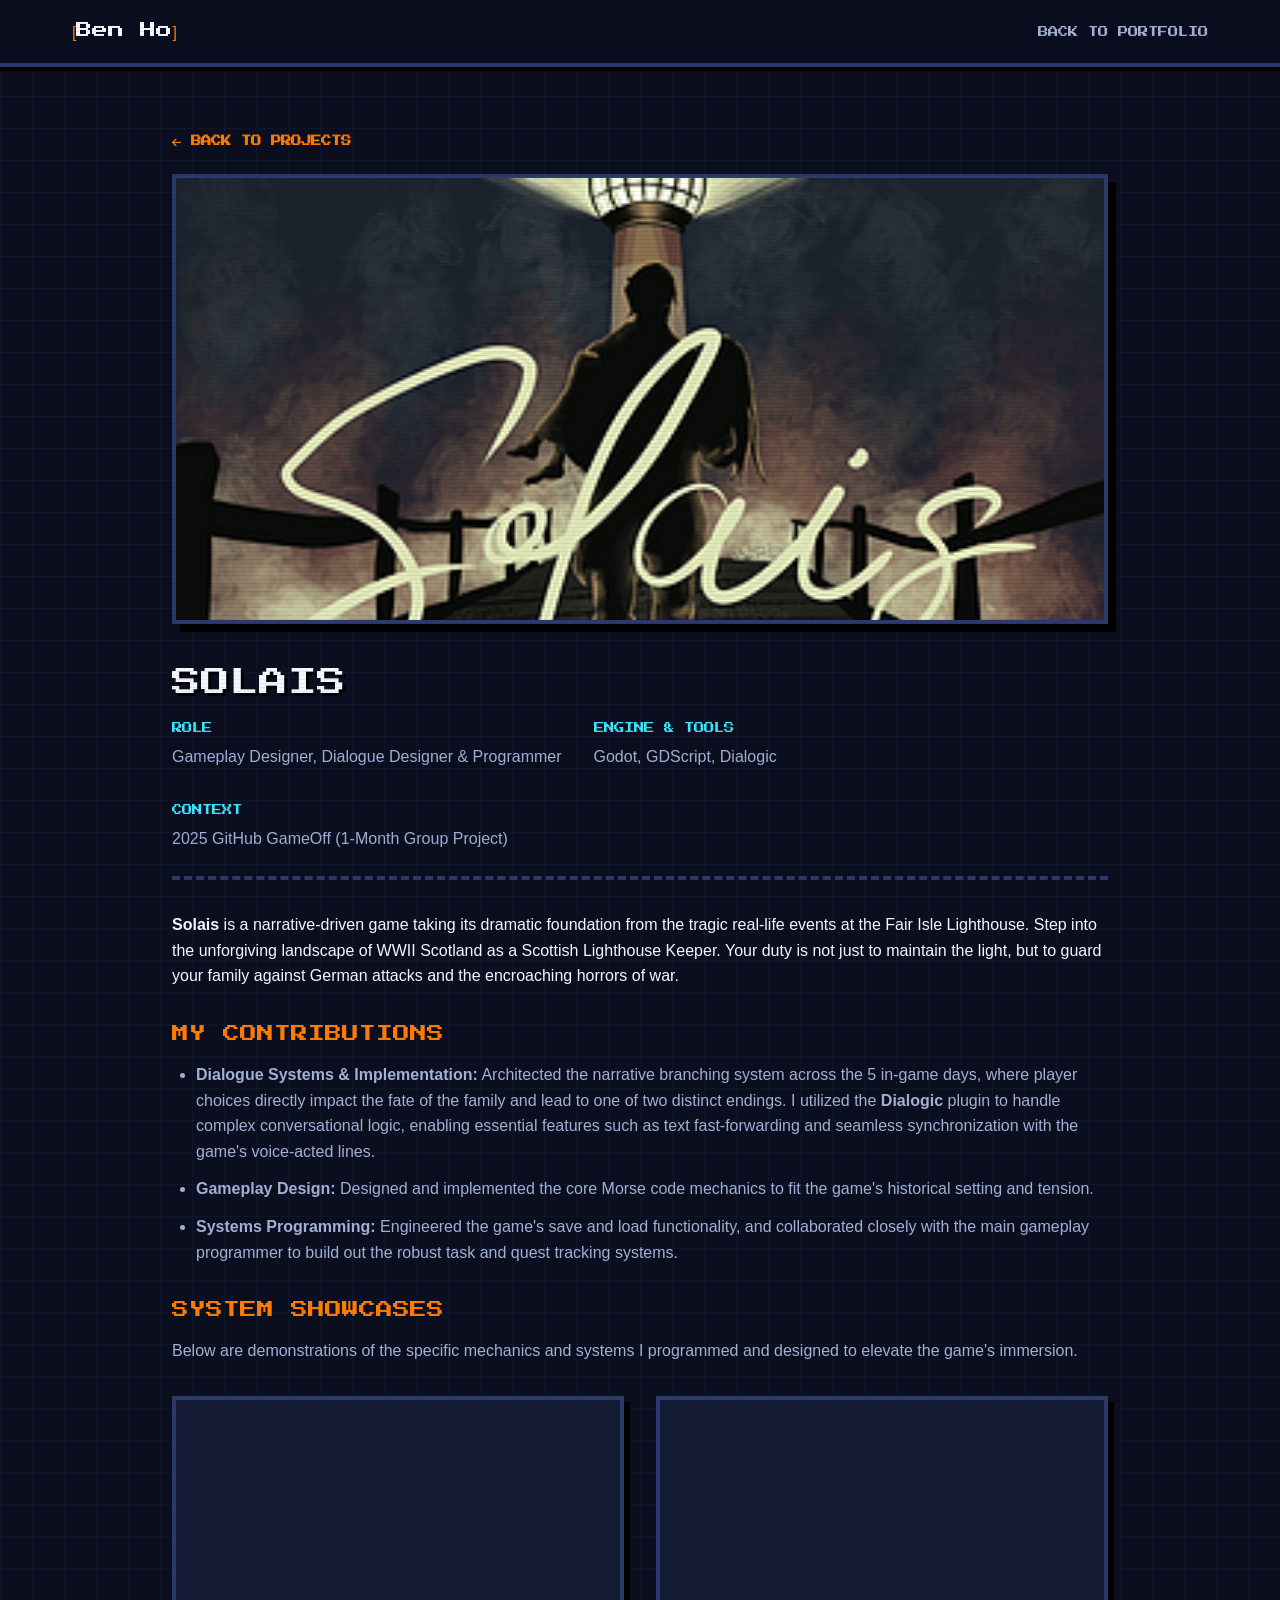
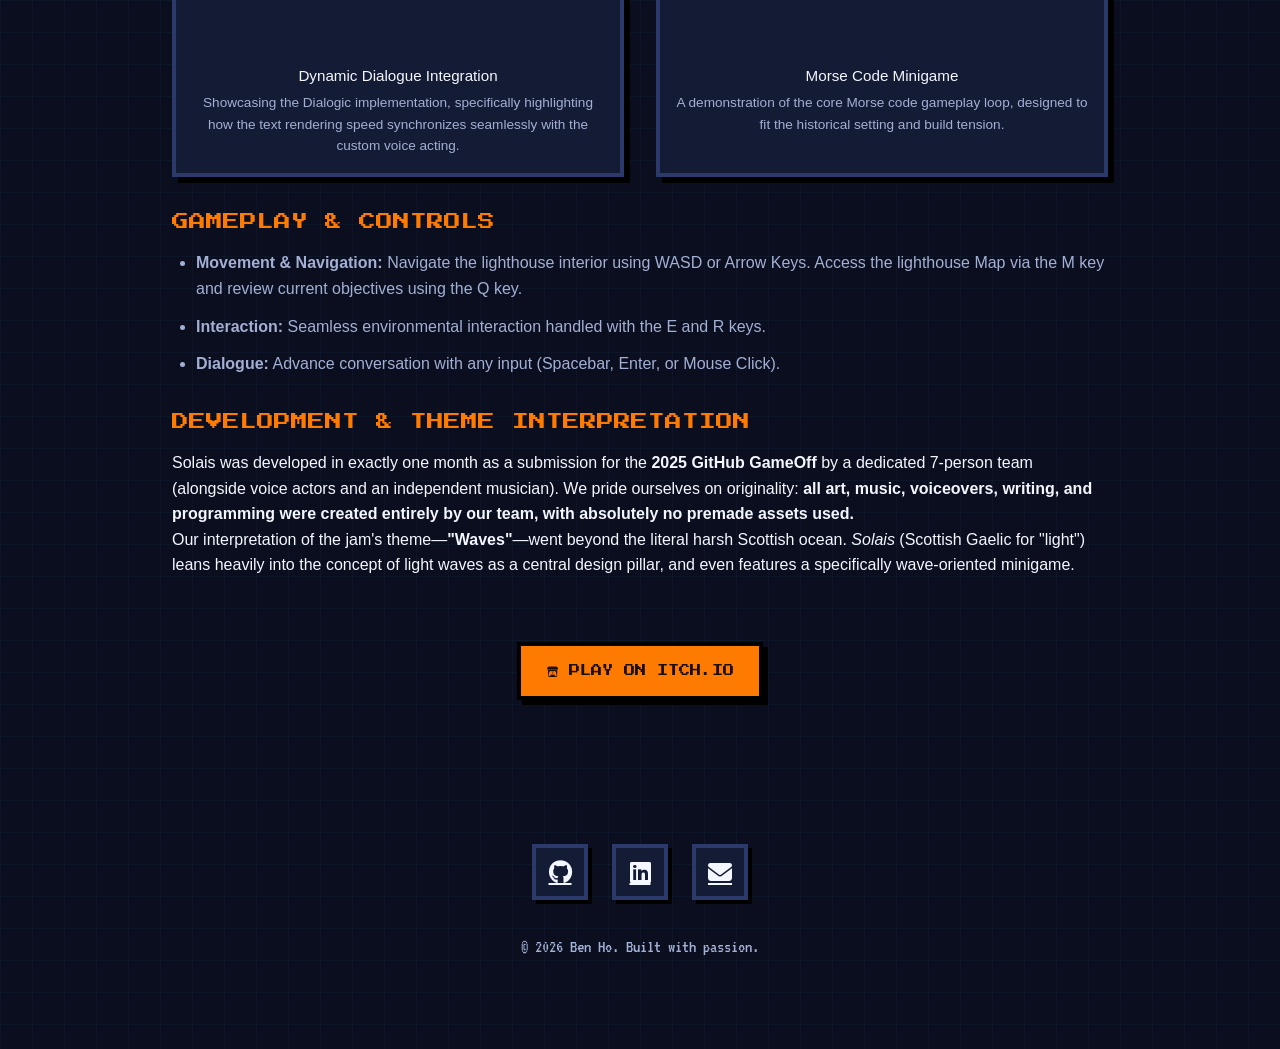
<file: solais.html>
<!DOCTYPE html>
<html lang="en">
<head>
    <meta charset="UTF-8">
    <meta name="viewport" content="width=device-width, initial-scale=1.0">
    <title>Solais | Ben Ho</title>
    <link rel="stylesheet" href="style.css">
    <link rel="stylesheet" href="https://cdnjs.cloudflare.com/ajax/libs/font-awesome/6.4.0/css/all.min.css">
    <style>
        .project-detail-section { padding: 8rem 2rem 4rem; max-width: 1000px; margin: 0 auto; }
        .project-header-img { width: 100%; max-height: 450px; object-fit: cover; border-radius: 8px; border: 1px solid #334155; margin-bottom: 2rem; box-shadow: 0 10px 30px rgba(0,0,0,0.5); }
        .project-meta { display: flex; gap: 2rem; margin-bottom: 2rem; color: var(--text-muted); border-bottom: 1px solid #334155; padding-bottom: 1.5rem; flex-wrap: wrap; }
        .meta-item strong { color: var(--text-main); display: block; margin-bottom: 0.25rem; }
        .project-body h3 { color: var(--accent-color); margin: 2rem 0 1rem; font-size: 1.5rem; }
        .project-body ul { margin-left: 1.5rem; color: var(--text-muted); margin-bottom: 2rem; }
        .project-body li { margin-bottom: 0.75rem; }
        .back-link { display: inline-block; margin-bottom: 1.5rem; color: var(--accent-color); text-decoration: none; font-weight: 600; }
        .back-link:hover { color: var(--accent-hover); }

        /* Video Embed Styles */
        .video-gallery { display: grid; grid-template-columns: repeat(auto-fit, minmax(300px, 1fr)); gap: 2rem; margin-top: 1.5rem; margin-bottom: 2rem; }
        .video-item { background-color: var(--card-bg); padding: 1rem; border-radius: 8px; border: 1px solid #334155; display: flex; flex-direction: column; }
        .video-item iframe { width: 100%; aspect-ratio: 16/9; border-radius: 4px; border: none; margin-bottom: 1rem; }
        .video-item p { text-align: center; font-size: 0.95rem; font-weight: 500; color: var(--text-main); margin-bottom: 0.25rem; }
        .video-item span { display: block; text-align: center; font-size: 0.85rem; color: var(--text-muted); }
    </style>
</head>
<body>

    <header>
        <nav class="navbar">
            <a href="index.html" class="logo"><span>[</span>Ben Ho<span>]</span></a>
            <ul class="nav-links">
                <li><a href="index.html#projects">Back to Portfolio</a></li>
            </ul>
        </nav>
    </header>

    <section class="project-detail-section">
        <a href="index.html#projects" class="back-link"><i class="fa-solid fa-arrow-left"></i> Back to Projects</a>
        
        <img src="Solais.png" alt="Solais Puzzle Adventure" class="project-header-img">
        
        <h1 style="font-size: 3rem; margin-bottom: 1rem;">Solais</h1>
        
        <div class="project-meta">
            <div class="meta-item">
                <strong>Role</strong>
                Gameplay Designer, Dialogue Designer & Programmer
            </div>
            <div class="meta-item">
                <strong>Engine & Tools</strong>
                Godot, GDScript, Dialogic
            </div>
            <div class="meta-item">
                <strong>Context</strong>
                2025 GitHub GameOff (1-Month Group Project)
            </div>
        </div>

        <div class="project-body">
            <p><strong>Solais</strong> is a narrative-driven game taking its dramatic foundation from the tragic real-life events at the Fair Isle Lighthouse. Step into the unforgiving landscape of WWII Scotland as a Scottish Lighthouse Keeper. Your duty is not just to maintain the light, but to guard your family against German attacks and the encroaching horrors of war.</p>

            <h3>My Contributions</h3>
            <ul>
                <li><strong>Dialogue Systems & Implementation:</strong> Architected the narrative branching system across the 5 in-game days, where player choices directly impact the fate of the family and lead to one of two distinct endings. I utilized the <strong>Dialogic</strong> plugin to handle complex conversational logic, enabling essential features such as text fast-forwarding and seamless synchronization with the game's voice-acted lines.</li>
                <li><strong>Gameplay Design:</strong> Designed and implemented the core Morse code mechanics to fit the game's historical setting and tension.</li>
                <li><strong>Systems Programming:</strong> Engineered the game's save and load functionality, and collaborated closely with the main gameplay programmer to build out the robust task and quest tracking systems.</li>
            </ul>

            <h3>System Showcases</h3>
            <p style="color: var(--text-muted); margin-bottom: 2rem;">Below are demonstrations of the specific mechanics and systems I programmed and designed to elevate the game's immersion.</p>
            
            <div class="video-gallery">
                <div class="video-item">
                    <iframe src="https://www.youtube.com/embed/viSp-zvFkGY" title="Solais Dialogue System Integration" allow="accelerometer; autoplay; clipboard-write; encrypted-media; gyroscope; picture-in-picture" allowfullscreen></iframe>
                    <p>Dynamic Dialogue Integration</p>
                    <span>Showcasing the Dialogic implementation, specifically highlighting how the text rendering speed synchronizes seamlessly with the custom voice acting.</span>
                </div>
                <div class="video-item">
                    <iframe src="https://www.youtube.com/embed/yJUo5Kq0ovY" title="Solais Morse Code Minigame" allow="accelerometer; autoplay; clipboard-write; encrypted-media; gyroscope; picture-in-picture" allowfullscreen></iframe>
                    <p>Morse Code Minigame</p>
                    <span>A demonstration of the core Morse code gameplay loop, designed to fit the historical setting and build tension.</span>
                </div>
            </div>

            <h3>Gameplay & Controls</h3>
            <ul>
                <li><strong>Movement & Navigation:</strong> Navigate the lighthouse interior using WASD or Arrow Keys. Access the lighthouse Map via the M key and review current objectives using the Q key.</li>
                <li><strong>Interaction:</strong> Seamless environmental interaction handled with the E and R keys.</li>
                <li><strong>Dialogue:</strong> Advance conversation with any input (Spacebar, Enter, or Mouse Click).</li>
            </ul>

            <h3>Development & Theme Interpretation</h3>
            <p>Solais was developed in exactly one month as a submission for the <strong>2025 GitHub GameOff</strong> by a dedicated 7-person team (alongside voice actors and an independent musician). We pride ourselves on originality: <strong>all art, music, voiceovers, writing, and programming were created entirely by our team, with absolutely no premade assets used.</strong></p>
            
            <p>Our interpretation of the jam's theme—<strong>"Waves"</strong>—went beyond the literal harsh Scottish ocean. <em>Solais</em> (Scottish Gaelic for "light") leans heavily into the concept of light waves as a central design pillar, and even features a specifically wave-oriented minigame.</p>

            <div style="margin-top: 4rem; text-align: center;">
                <a href="https://cybersugarstudios.itch.io/solais" target="_blank" class="btn primary-btn"><i class="fa-brands fa-itch-io"></i> Play on Itch.io</a>
            </div>
        </div>
    </section>

    <footer id="contact">
        <div class="social-links">
            <a href="https://github.com/benho612" target="_blank"><i class="fa-brands fa-github"></i></a>
            <a href="https://www.linkedin.com/in/ben-ho-4857002bb/" target="_blank"><i class="fa-brands fa-linkedin"></i></a>
            <a href="mailto:hobenson57@gmail.com"><i class="fa-solid fa-envelope"></i></a>
        </div>
        <p class="copyright">&copy; 2026 Ben Ho. Built with passion.</p>
    </footer>

</body>
</html>
</file>
<file: style.css>
@import url('https://fonts.googleapis.com/css2?family=Press+Start+2P&family=VT323&display=swap');

/* --- Global Reset & Variables --- */
* {
    margin: 0;
    padding: 0;
    box-sizing: border-box;
    font-family: 'Segoe UI', Tahoma, Geneva, Verdana, sans-serif;
    scroll-behavior: smooth;
}

:root {
    --bg-color: #0a0e1f;
    --card-bg: #141b34;
    --panel-edge: #2c3a6b;
    --text-main: #f4f7ff;
    --text-muted: #a3b0d4;
    --accent-color: #ff7a00; /* Warm, sharp glow */
    --accent-hover: #ffa033;
    --cyan: #3de6ff;
    --pixel: 'Press Start 2P', 'Courier New', monospace;
    --retro: 'VT323', 'Courier New', monospace;
}

body {
    background-color: var(--bg-color);
    /* Faint pixel grid, like level-editor graph paper */
    background-image:
        linear-gradient(rgba(61, 230, 255, 0.04) 1px, transparent 1px),
        linear-gradient(90deg, rgba(61, 230, 255, 0.04) 1px, transparent 1px);
    background-size: 32px 32px;
    color: var(--text-main);
    line-height: 1.6;
}

/* CRT scanlines over everything; clicks pass through */
body::after {
    content: "";
    position: fixed;
    inset: 0;
    pointer-events: none;
    z-index: 2000;
    background: repeating-linear-gradient(to bottom, rgba(0, 0, 0, 0) 0, rgba(0, 0, 0, 0) 3px, rgba(0, 0, 0, 0.12) 4px);
}

h1, h2 {
    font-family: var(--pixel);
    font-weight: 400;
    line-height: 1.4;
    text-transform: uppercase;
}

/* Section titles: "- - STAGE SELECT - -" with a glowing underline bar */
h2 {
    text-shadow: 3px 3px 0 #000;
}

/* --- Navigation (HUD bar) --- */
header {
    background-color: rgba(10, 14, 31, 0.92);
    position: fixed;
    width: 100%;
    top: 0;
    z-index: 1000;
    border-bottom: 4px solid var(--panel-edge);
    box-shadow: 0 4px 0 #000;
}

.navbar {
    display: flex;
    justify-content: space-between;
    align-items: center;
    max-width: 1200px;
    margin: 0 auto;
    padding: 1.1rem 2rem;
}

.logo {
    font-family: var(--pixel);
    font-size: 1rem;
    text-decoration: none;
    color: var(--text-main);
}

.logo span {
    color: var(--accent-color);
}

.nav-links {
    display: flex;
    list-style: none;
    gap: 2rem;
}

.nav-links a {
    font-family: var(--pixel);
    font-size: 0.65rem;
    text-transform: uppercase;
    text-decoration: none;
    color: var(--text-muted);
    transition: color 0.15s;
}

/* Menu cursor, like picking an option in a game menu */
.nav-links a::before {
    content: ">";
    color: var(--accent-color);
    margin-right: 0.4rem;
    visibility: hidden;
}

.nav-links a:hover {
    color: var(--accent-color);
}

.nav-links a:hover::before {
    visibility: visible;
    animation: blink 0.8s steps(2) infinite;
}

.burger {
    display: none;
    font-size: 1.5rem;
    cursor: pointer;
    color: var(--accent-color);
}

@keyframes blink {
    50% { opacity: 0; }
}

/* --- Hero Section (title screen) --- */
.hero-section {
    min-height: 100vh;
    display: flex;
    align-items: center;
    justify-content: center;
    text-align: center;
    padding: 6rem 2rem 2rem;
    background:
        radial-gradient(circle at 50% 40%, rgba(255, 122, 0, 0.14) 0%, rgba(10, 14, 31, 0) 55%),
        radial-gradient(circle at 80% 20%, rgba(61, 230, 255, 0.1) 0%, rgba(10, 14, 31, 0) 40%);
}

.hero-kicker {
    font-family: var(--pixel);
    font-size: 0.7rem;
    color: var(--cyan);
    letter-spacing: 0.15em;
    margin-bottom: 1.5rem;
    animation: blink 1.2s steps(2) infinite;
}

.hero-content h1 {
    font-size: 2.6rem;
    margin-bottom: 1.5rem;
    text-shadow: 4px 4px 0 #000;
}

.hero-content .highlight {
    font-family: inherit;
    color: var(--accent-color);
    text-shadow: 4px 4px 0 #000, 0 0 24px rgba(255, 122, 0, 0.55);
}

.hero-content p {
    font-size: 1.15rem;
    color: var(--text-muted);
    max-width: 620px;
    margin: 0 auto 2rem auto;
}

/* Character-select style stat line under the intro */
.hero-stats {
    display: flex;
    justify-content: center;
    flex-wrap: wrap;
    gap: 0.75rem;
    margin: 0 auto 2.5rem;
    max-width: 760px;
}

.hero-stats span {
    font-family: var(--retro);
    font-size: 1.35rem;
    background: var(--card-bg);
    border: 3px solid var(--panel-edge);
    box-shadow: 4px 4px 0 #000;
    padding: 0.1rem 0.9rem;
    color: var(--text-main);
}

.hero-stats b {
    font-family: var(--retro);
    color: var(--accent-color);
    font-weight: 400;
}

.hero-buttons {
    display: flex;
    justify-content: center;
    flex-wrap: wrap;
    gap: 1.25rem;
}

/* Chunky arcade buttons that press down on click */
.btn {
    font-family: var(--pixel);
    font-size: 0.7rem;
    text-transform: uppercase;
    padding: 1rem 1.6rem;
    text-decoration: none;
    border: 4px solid #000;
    box-shadow: 5px 5px 0 #000;
    transition: transform 0.08s, box-shadow 0.08s, background-color 0.15s;
    display: inline-block;
}

.btn:hover {
    transform: translate(-2px, -2px);
    box-shadow: 7px 7px 0 #000;
}

.btn:active {
    transform: translate(4px, 4px);
    box-shadow: 1px 1px 0 #000;
}

.primary-btn {
    background-color: var(--accent-color);
    color: #1a0f00;
}

.primary-btn:hover {
    background-color: var(--accent-hover);
}

.secondary-btn {
    background-color: var(--card-bg);
    color: var(--cyan);
    border-color: var(--cyan);
    box-shadow: 5px 5px 0 #000;
}

.secondary-btn:hover {
    background-color: var(--cyan);
    color: #001a1f;
}

/* --- Shared section layout --- */
.bio-section,
.projects-section {
    max-width: 1200px;
    margin: 0 auto;
    padding: 6rem 2rem;
}

.bio-section h2,
.projects-section h2,
.skills-section h2,
footer h2 {
    font-size: 1.6rem;
    margin-bottom: 3.5rem;
    text-align: center;
}

.bio-section h2::after,
.projects-section h2::after,
.skills-section h2::after,
footer h2::after {
    content: "";
    display: block;
    width: 120px;
    height: 6px;
    margin: 1.2rem auto 0;
    background: repeating-linear-gradient(90deg, var(--accent-color) 0 12px, transparent 12px 18px);
}

/* Reusable pixel panel: thick edge and a hard drop shadow */
.bio-fact,
.skill-category,
.project-card {
    background-color: var(--card-bg);
    border: 4px solid var(--panel-edge);
    box-shadow: 6px 6px 0 #000;
    border-radius: 0;
}

/* --- Bio (player profile) --- */
.bio-content {
    display: flex;
    gap: 3rem;
    flex-wrap: wrap;
    align-items: flex-start;
}

.bio-text {
    flex: 3;
    min-width: 300px;
    color: var(--text-muted);
    background: rgba(20, 27, 52, 0.7);
    border-left: 6px solid var(--accent-color);
    padding: 1.5rem 1.75rem;
}

.bio-text p {
    margin-bottom: 1.25rem;
    font-size: 1.05rem;
}

.bio-text p:last-child {
    margin-bottom: 0;
}

.bio-text strong {
    color: var(--text-main);
}

.bio-facts {
    flex: 2;
    min-width: 280px;
    display: flex;
    flex-direction: column;
    gap: 1.5rem;
}

.bio-fact {
    padding: 1.5rem 2rem;
}

.bio-fact h3 {
    font-family: var(--pixel);
    font-size: 0.75rem;
    font-weight: 400;
    text-transform: uppercase;
    margin-bottom: 0.9rem;
    color: var(--accent-color);
}

.bio-fact ul {
    list-style: none;
    color: var(--text-muted);
}

.bio-fact li {
    padding: 0.35rem 0;
}

/* Portrait next to the bio text, like a character portrait */
.bio-portrait {
    flex: 0 0 260px;
    align-self: stretch;
    display: flex;
    flex-direction: column;
    background: var(--card-bg);
    border: 4px solid var(--panel-edge);
    box-shadow: 6px 6px 0 #000;
}

.bio-portrait img {
    display: block;
    width: 100%;
    flex: 1;
    min-height: 0;
    height: 0;
    object-fit: cover;
    object-position: 46% 50%;
}

.bio-portrait figcaption,
.photo-strip figcaption {
    font-family: var(--pixel);
    font-size: 0.6rem;
    text-transform: uppercase;
    text-align: center;
    color: var(--cyan);
    padding: 0.8rem 0.5rem;
}

/* Photo album strip */
.photo-title {
    font-family: var(--pixel);
    font-size: 0.9rem;
    font-weight: 400;
    text-transform: uppercase;
    color: var(--accent-color);
    margin: 4rem 0 1.5rem;
}

.photo-strip {
    display: grid;
    grid-template-columns: repeat(auto-fit, minmax(260px, 1fr));
    gap: 2rem;
}

.photo-strip figure {
    background: var(--card-bg);
    border: 4px solid var(--panel-edge);
    box-shadow: 6px 6px 0 #000;
    transition: transform 0.12s, box-shadow 0.12s, border-color 0.12s;
}

.photo-strip figure:hover {
    transform: translate(-3px, -3px);
    box-shadow: 9px 9px 0 var(--accent-color);
    border-color: var(--accent-color);
}

.photo-strip img {
    display: block;
    width: 100%;
    aspect-ratio: 4 / 3;
    object-fit: cover;
}

/* --- Projects Section (stage select) --- */
.projects-grid {
    display: grid;
    grid-template-columns: repeat(auto-fit, minmax(420px, 1fr));
    gap: 2.5rem;
    counter-reset: stage;
}

.project-card {
    position: relative;
    counter-increment: stage;
    transition: transform 0.12s, box-shadow 0.12s, border-color 0.12s;
}

.project-card:hover {
    transform: translate(-3px, -3px);
    box-shadow: 9px 9px 0 var(--accent-color);
    border-color: var(--accent-color);
}

/* "STAGE 01" ribbon on each card image */
.project-card::before {
    content: "STAGE 0" counter(stage);
    position: absolute;
    top: 0;
    left: 0;
    z-index: 2;
    font-family: var(--pixel);
    font-size: 0.6rem;
    background: var(--accent-color);
    color: #1a0f00;
    padding: 0.5rem 0.8rem;
}

.project-image img {
    image-rendering: auto;
    border-bottom: 4px solid var(--panel-edge);
}

.image-placeholder {
    background-color: #1c2547;
    height: 200px;
    display: flex;
    align-items: center;
    justify-content: center;
    color: var(--text-muted);
}

.project-info {
    padding: 1.5rem;
}

.project-info h3 {
    font-family: var(--pixel);
    font-weight: 400;
    font-size: 0.85rem;
    line-height: 1.6;
    text-transform: uppercase;
    margin-bottom: 0.9rem;
}

.project-info p {
    color: var(--text-muted);
    font-size: 0.95rem;
    margin-bottom: 1rem;
}

.tags {
    display: flex;
    flex-wrap: wrap;
    gap: 0.5rem;
    margin-bottom: 1.5rem;
}

.tags span {
    font-family: var(--retro);
    font-size: 1.15rem;
    line-height: 1.2;
    background-color: #0a0e1f;
    border: 2px solid var(--cyan);
    color: var(--cyan);
    padding: 0.1rem 0.6rem;
}

.project-links {
    display: flex;
    flex-wrap: wrap;
    gap: 1.25rem;
}

.project-links a {
    font-family: var(--retro);
    font-size: 1.25rem;
    color: var(--text-main);
    text-decoration: none;
    transition: color 0.15s;
}

.project-links a:hover {
    color: var(--accent-color);
}

/* --- Skills Section (inventory) --- */
.skills-section {
    background-color: rgba(5, 8, 20, 0.7);
    border-top: 4px solid var(--panel-edge);
    border-bottom: 4px solid var(--panel-edge);
    padding: 6rem 2rem;
}

.skills-container {
    max-width: 900px;
    margin: 0 auto;
    display: flex;
    justify-content: space-between;
    gap: 2.5rem;
    flex-wrap: wrap;
}

.skill-category {
    padding: 2rem;
    flex: 1;
    min-width: 280px;
}

.skill-category h3 {
    font-family: var(--pixel);
    font-size: 0.75rem;
    font-weight: 400;
    text-transform: uppercase;
    line-height: 1.6;
    margin-bottom: 1rem;
    color: var(--accent-color);
}

.skill-category ul {
    list-style: none;
}

/* Each skill is an inventory slot */
.skill-category li {
    font-family: var(--retro);
    font-size: 1.35rem;
    padding: 0.35rem 0.75rem;
    margin-bottom: 0.5rem;
    background: #0a0e1f;
    border: 2px solid var(--panel-edge);
}

.skill-category li:last-child {
    margin-bottom: 0;
}

/* --- Footer --- */
footer {
    text-align: center;
    padding: 5rem 2rem 4rem;
}

footer p {
    color: var(--text-muted);
    max-width: 500px;
    margin: 0 auto 1.5rem auto;
}

.social-links {
    display: flex;
    justify-content: center;
    gap: 1.5rem;
    margin-bottom: 2rem;
}

.social-links a {
    color: var(--text-main);
    font-size: 1.5rem;
    width: 3.5rem;
    height: 3.5rem;
    display: flex;
    align-items: center;
    justify-content: center;
    background: var(--card-bg);
    border: 4px solid var(--panel-edge);
    box-shadow: 4px 4px 0 #000;
    transition: transform 0.08s, color 0.15s, border-color 0.15s;
}

.social-links a:hover {
    color: var(--accent-color);
    border-color: var(--accent-color);
    transform: translate(-2px, -2px);
}

.copyright {
    font-family: var(--retro);
    font-size: 1.15rem;
}

/* --- Project detail pages: restyle the panels their inline styles define --- */
body .project-header-img {
    border-radius: 0;
    border: 4px solid var(--panel-edge);
    box-shadow: 8px 8px 0 #000;
}

body .project-meta {
    border-bottom: 4px dashed var(--panel-edge);
}

body .meta-item strong {
    font-family: var(--pixel);
    font-size: 0.65rem;
    font-weight: 400;
    text-transform: uppercase;
    color: var(--cyan);
    margin-bottom: 0.5rem;
}

body .project-body h3 {
    font-family: var(--pixel);
    font-size: 1.05rem;
    font-weight: 400;
    text-transform: uppercase;
    line-height: 1.5;
}

body .back-link {
    font-family: var(--pixel);
    font-size: 0.65rem;
    text-transform: uppercase;
}

body .video-item,
body .ui-item,
body .shot-item,
body .pillar-card,
body .status-banner {
    border-radius: 0;
    border: 4px solid var(--panel-edge);
    box-shadow: 6px 6px 0 #000;
}

body .status-banner {
    border-color: var(--accent-color);
}

body .project-detail-section h1 {
    font-size: 1.8rem !important;
    text-shadow: 3px 3px 0 #000;
}

/* --- Responsive --- */
@media (max-width: 768px) {
    .hero-content h1 {
        font-size: 1.6rem;
    }
    .projects-grid {
        grid-template-columns: 1fr;
    }
    .bio-portrait {
        flex: 1 1 100%;
        max-width: 320px;
        margin: 0 auto;
    }
    .bio-portrait img {
        flex: none;
        height: auto;
        aspect-ratio: 4 / 5;
    }
    .nav-links {
        display: none;
        position: absolute;
        top: 100%;
        left: 0;
        right: 0;
        flex-direction: column;
        gap: 0;
        background: var(--bg-color);
        border-bottom: 4px solid var(--panel-edge);
    }
    .nav-links.open {
        display: flex;
    }
    .nav-links li a {
        display: block;
        padding: 1rem 2rem;
    }
    .burger {
        display: block;
    }
}
</file>
